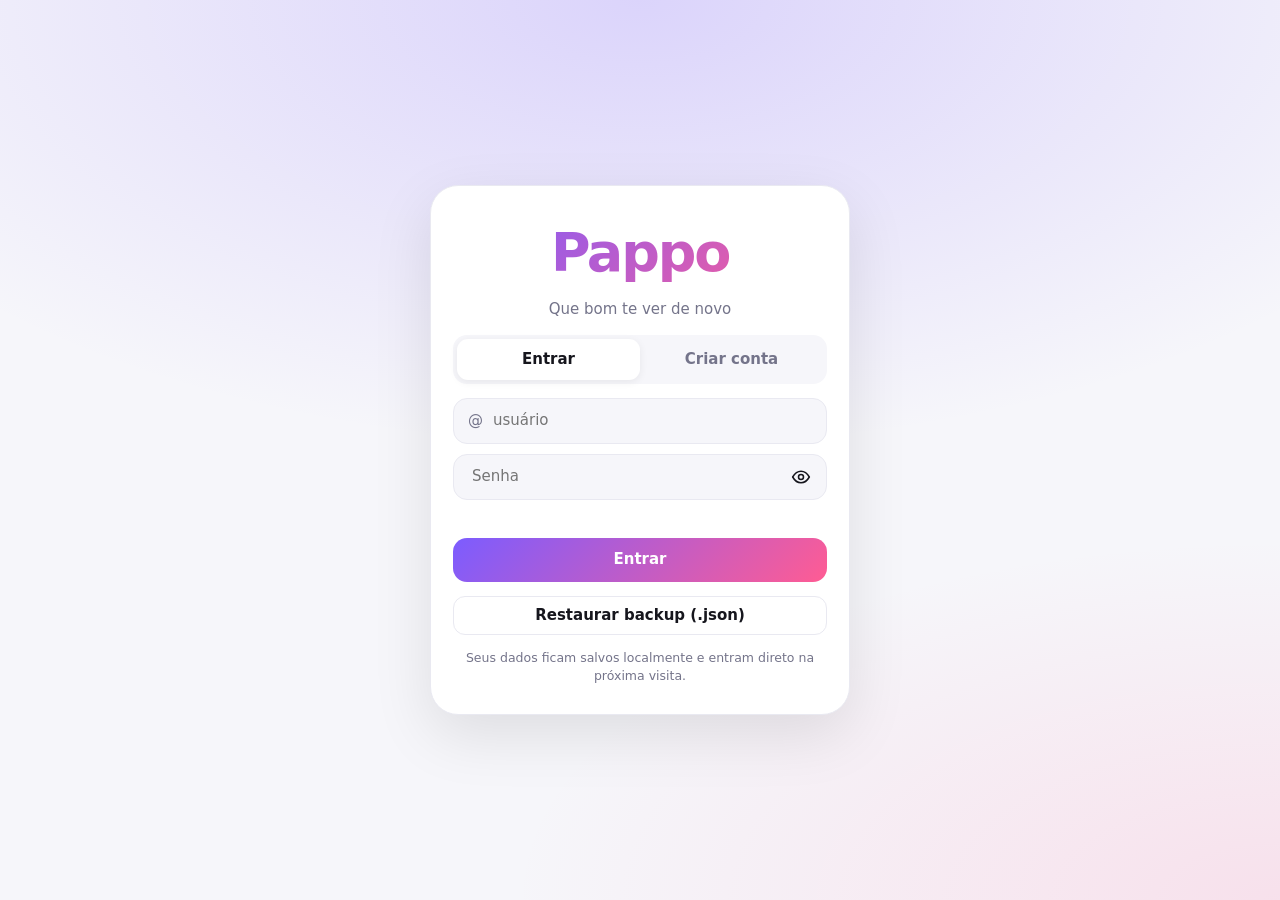
<file: public/assets/aistudio/pappo_rede_social_e_mensagens_completas_d22b28bb.html>
<!doctype html>
<html lang="pt-BR">
<head>
<meta charset="utf-8">
<meta name="viewport" content="width=device-width,initial-scale=1,viewport-fit=cover,interactive-widget=resizes-content">
<meta name="theme-color" content="#7c5cff">
<title>Pappo</title>
<style>
:root{
  --bg:#f6f6fa;--card:#ffffff;--ink:#16161d;--mut:#74748a;--line:#e9e9f1;
  --acc:#7c5cff;--grad:linear-gradient(135deg,#7c5cff,#ff5c93);
  --sh:0 8px 28px rgba(18,18,28,.06);
  box-sizing:border-box;
  padding-top:env(safe-area-inset-top,0px);
  padding-bottom:env(safe-area-inset-bottom,0px);
}
@media(prefers-color-scheme:dark){
  :root:not([data-theme=light]){--bg:#0b0b10;--card:#14141b;--ink:#f3f3f8;--mut:#8b8ba0;--line:#22222c;--sh:0 8px 28px rgba(0,0,0,.35)}
}
:root[data-theme=dark]{--bg:#0b0b10;--card:#14141b;--ink:#f3f3f8;--mut:#8b8ba0;--line:#22222c;--sh:0 8px 28px rgba(0,0,0,.35)}
*,*::before,*::after{box-sizing:inherit;margin:0;padding:0}
html,body{height:100%}
body{
  font:15px/1.45 -apple-system,"Segoe UI",Roboto,system-ui,sans-serif;
  background:var(--bg);color:var(--ink);overflow:hidden;
  -webkit-tap-highlight-color:transparent;overflow-wrap:anywhere;
}
button{font:inherit;color:inherit;background:none;border:0;cursor:pointer}
input,textarea,select{
  font:inherit;color:inherit;background:var(--bg);
  border:1px solid var(--line);border-radius:14px;padding:11px 14px;width:100%;outline:0;resize:none
}
input:focus,textarea:focus{border-color:var(--acc)}
input[type=range]{padding:0;accent-color:var(--acc)}
input[type=checkbox]{width:20px;height:20px;padding:0;accent-color:var(--acc);flex:none}
small,.mut{color:var(--mut)}.ctr{text-align:center;padding:36px 0}
img,video,canvas{max-width:100%}

/* Layout Principal */
#app{display:grid;grid-template-columns:236px minmax(0,1fr);height:100%}
#app.wide{grid-template-columns:236px minmax(0,1fr) 320px}
#app.solo{
  display:flex;overflow-y:auto;padding:20px 12px;
  background:radial-gradient(70% 50% at 50% 0,color-mix(in srgb,var(--acc) 22%,transparent),transparent),
             radial-gradient(60% 40% at 100% 100%,color-mix(in srgb,#ff5c93 14%,transparent),transparent);
}

/* Navegação */
nav{display:flex;flex-direction:column;gap:4px;padding:20px 14px;border-right:1px solid var(--line);background:var(--card);z-index:20}
.logo{font-size:27px;font-weight:800;letter-spacing:-.04em;background:var(--grad);-webkit-background-clip:text;background-clip:text;color:transparent;padding:4px 12px 18px}
.logo.big{font-size:54px;text-align:center;padding:0}
.ni{display:flex;align-items:center;gap:12px;padding:11px 12px;border-radius:14px;color:var(--mut);position:relative;font-weight:600;transition:.15s}
.ni:hover,.ni.on{background:var(--bg)}.ni.on{color:var(--ink)}
.ni.create{background:var(--grad);color:#fff;margin:6px 0;box-shadow:0 6px 18px color-mix(in srgb,var(--acc) 32%,transparent)}
.ni.create:hover{opacity:.94}
.bdg{position:absolute;left:28px;top:6px;min-width:18px;height:18px;border-radius:9px;background:#ff3b6b;color:#fff;font-size:11px;display:grid;place-items:center;padding:0 5px;font-weight:700}

main{overflow-y:auto;overflow-x:hidden;min-height:0;scroll-behavior:smooth}
.w{max-width:650px;margin:0 auto;padding:20px 16px 48px}
h2{font-size:22px;letter-spacing:-.02em;margin-bottom:14px}
h3{font-size:12px;color:var(--mut);text-transform:uppercase;letter-spacing:.07em;margin:18px 0 10px}

/* Cards e Botões */
.card{background:var(--card);border:1px solid var(--line);border-radius:22px;margin-bottom:16px;overflow:hidden;position:relative;box-shadow:var(--sh)}
.pad{padding:16px}.row{display:flex;align-items:center;gap:12px}.grow{flex:1;min-width:0}
.grow>b,.grow>small{display:inline-block;max-width:100%;overflow:hidden;text-overflow:ellipsis;white-space:nowrap;vertical-align:bottom}
.av{border-radius:50%;display:grid;place-items:center;color:#fff;font-weight:700;flex:none;user-select:none;position:relative}
.av .onl{position:absolute;right:0;bottom:0;width:11px;height:11px;border-radius:50%;background:#19c37d;border:2px solid var(--card)}
.ib{width:38px;height:38px;border-radius:50%;display:grid;place-items:center;flex:none;transition:.15s}.ib:hover{background:var(--bg)}.ib:active{transform:scale(.92)}
.pri{background:var(--grad);color:#fff;border-radius:14px;padding:11px 18px;font-weight:700;transition:.15s}.pri:active{transform:scale(.98)}
.ib.pri{border-radius:50%;padding:0}
.btn{border:1px solid var(--line);border-radius:12px;padding:8px 14px;font-weight:600;transition:.15s;display:inline-flex;align-items:center;justify-content:center;gap:6px}.btn:hover{border-color:var(--acc)}.btn.on{background:var(--ink);color:var(--bg);border-color:var(--ink)}.danger{color:#ff3b6b;border-color:#ff3b6b55}
.chips{display:flex;gap:6px;flex-wrap:wrap;margin:6px 0 10px}
.chip{padding:6px 12px;border-radius:99px;border:1px solid var(--line);font-size:12.5px;font-weight:600;transition:.15s;display:inline-flex;align-items:center;gap:5px;white-space:nowrap}
.chip.on{background:var(--acc);border-color:var(--acc);color:#fff}
.tg{width:46px;height:28px;border-radius:99px;background:var(--line);position:relative;flex:none;transition:.2s}
.tg i{position:absolute;top:3px;left:3px;width:22px;height:22px;border-radius:50%;background:#fff;transition:.2s;box-shadow:0 1px 4px #0003}
.tg.on{background:var(--acc)}.tg.on i{left:21px}

/* Stories & Destaques */
.sb{display:flex;gap:14px;overflow-x:auto;padding:4px 2px 16px;scrollbar-width:none}
.sb::-webkit-scrollbar{display:none}
.st{display:grid;gap:6px;justify-items:center;width:70px;flex:none;font-size:12px}
.st span{max-width:70px;overflow:hidden;text-overflow:ellipsis;white-space:nowrap}
.ring{padding:3px;border-radius:50%;background:var(--grad)}.ring.seen{background:var(--line)}
.ring .av,.ring .add{border:3px solid var(--bg)}
.add{width:58px;height:58px;border-radius:50%;display:grid;place-items:center;background:var(--card);color:var(--acc)}

/* Feed, Carrossel e Enquetes */
.pm{width:100%;display:block;cursor:zoom-in;max-height:min(82dvh,860px);object-fit:cover}
.carw{position:relative}
.car{display:flex;overflow-x:auto;scroll-snap-type:x mandatory;scrollbar-width:none;scroll-behavior:smooth}
.car::-webkit-scrollbar{display:none}
.car img{flex:0 0 100%;width:100%;scroll-snap-align:center;object-fit:cover;cursor:zoom-in;max-height:min(82dvh,860px)}
.cn{position:absolute;top:12px;right:12px;background:#0009;color:#fff;border-radius:99px;padding:4px 10px;font-size:12px;font-style:normal;font-weight:700;backdrop-filter:blur(6px)}
.cnav{position:absolute;top:50%;transform:translateY(-50%);width:34px;height:34px;border-radius:50%;background:#0007;color:#fff;display:grid;place-items:center;backdrop-filter:blur(6px);z-index:2}
.cnav.l{left:10px}.cnav.r{right:10px}
.dots{position:absolute;bottom:10px;left:50%;transform:translateX(-50%);display:flex;gap:5px;background:#0005;padding:4px 8px;border-radius:99px;backdrop-filter:blur(4px)}
.dots i{width:6px;height:6px;border-radius:50%;background:#fff6;transition:.2s}.dots i.on{background:#fff;width:14px;border-radius:4px}

.tc{aspect-ratio:1;display:grid;place-items:center;padding:28px;text-align:center;font-size:24px;font-weight:700;color:#fff;cursor:pointer;position:relative;overflow:hidden}
.tc p{max-width:100%;max-height:100%;overflow:auto;scrollbar-width:none}
.tc textarea{background:none;border:0;color:#fff;font-size:24px;font-weight:700;text-align:center;height:100%}
.tc.big{width:min(92%,520px);border-radius:24px}

.poll{padding:14px;display:grid;gap:8px;background:color-mix(in srgb,var(--acc) 5%,var(--bg));margin:0 16px 8px;border-radius:18px;border:1px solid var(--line)}
.poll.inchat{margin:4px 0 0;min-width:220px;background:var(--bg);color:var(--ink)}
.popt{position:relative;overflow:hidden;border:1px solid var(--line);border-radius:12px;padding:9px 12px;text-align:left;background:var(--card);font-weight:600;display:flex;justify-content:space-between;align-items:center;gap:8px}
.popt b,.popt small{position:relative;z-index:1}
.popt .bar{position:absolute;left:0;top:0;bottom:0;background:color-mix(in srgb,var(--acc) 24%,transparent);transition:width .35s ease}
.popt.on{border-color:var(--acc)}

.vw{position:relative;background:#000}.vw video,.pv{width:100%;display:block;max-height:640px}
.vw.reel video{aspect-ratio:9/16;max-height:min(80dvh,780px);margin:0 auto;object-fit:cover}
.vw .mu{position:absolute;right:10px;top:10px;background:#0008;color:#fff}
.au{display:flex;align-items:center;gap:12px;margin:12px 16px 0;padding:10px 12px;background:var(--bg);border-radius:16px}
.au div{flex:1;min-width:0}.au small{display:block}
.ac{display:flex;gap:4px;padding:8px 10px}.ac button{display:flex;align-items:center;gap:6px;padding:8px 10px;border-radius:12px;color:var(--mut);font-weight:600}
.ac button.on{color:#ff3b6b}.ac button.on svg{fill:currentColor}.ac [data-a=rp].on svg{fill:none}.ac [data-a=rp].on{color:#2bb3a3}.ac .sp{flex:1}
.cap{padding:0 16px 14px}
a[data-a]{color:var(--acc);cursor:pointer;font-weight:600}
.hb{position:absolute;left:50%;top:40%;font-size:96px;color:#fff;font-style:normal;pointer-events:none;text-shadow:0 4px 24px #0006;animation:hb .8s ease-out forwards}
@keyframes hb{0%{transform:translate(-50%,-50%) scale(.3);opacity:0}25%{transform:translate(-50%,-50%) scale(1.2);opacity:1}100%{transform:translate(-50%,-90%) scale(1);opacity:0}}

/* Modais & Editor */
.mod{position:fixed;inset:0;z-index:80;background:#0008;display:grid;place-items:center;padding:12px;backdrop-filter:blur(6px)}
.sheet{background:var(--card);border-radius:26px;width:min(880px,100%);max-height:94dvh;overflow:auto;box-shadow:0 24px 64px #0004}
.mh{display:flex;justify-content:space-between;align-items:center;padding:14px 16px 10px;position:sticky;top:0;background:var(--card);z-index:4;border-bottom:1px solid var(--line)}
.pk{display:grid;grid-template-columns:repeat(3,1fr);gap:12px;padding:16px}
.pb{display:grid;gap:8px;justify-items:center;padding:28px 10px;border:1.5px dashed var(--line);border-radius:20px;cursor:pointer;text-align:center;transition:.15s}
.pb:hover{border-color:var(--acc);color:var(--acc);background:color-mix(in srgb,var(--acc) 5%,transparent)}
.eg{display:grid;grid-template-columns:1.15fr 1fr;gap:16px;padding:16px}
.ctl{display:grid;gap:6px;align-content:start}
canvas{width:100%;border-radius:18px;display:block}
#cv{max-height:66dvh;width:auto;max-width:100%;margin:0 auto;box-shadow:0 6px 24px #0002}
.sw{display:flex;gap:8px;flex-wrap:wrap;margin:4px 0 8px}
.sw i{width:30px;height:30px;border-radius:50%;cursor:pointer;border:3px solid transparent;transition:.15s}.sw i.on{border-color:var(--ink);transform:scale(1.1)}
.strip{display:flex;gap:6px;overflow-x:auto;padding:4px 0}
.strip img{width:54px;height:54px;object-fit:cover;border-radius:10px;border:2px solid transparent;flex:none;cursor:pointer}
.strip img.on{border-color:var(--acc)}
.add2{width:54px;height:54px;border-radius:10px;border:1.5px dashed var(--line);display:grid;place-items:center;cursor:pointer;flex:none;font-size:20px;color:var(--acc)}

/* Visualizador & Stories */
.vo{position:fixed;inset:0;z-index:85;background:#000f;display:flex}
.vm{flex:1;min-width:0;position:relative;display:grid;place-items:center;overflow:hidden;touch-action:none}
.vm img{max-width:100%;max-height:100%;object-fit:contain;transition:transform .15s;user-select:none}
.vm video{max-width:100%;max-height:100%}
.fl{position:absolute;left:14px;top:14px;background:#fff2;color:#fff}
.zc{position:absolute;bottom:16px;left:50%;transform:translateX(-50%);display:flex;gap:8px;align-items:center;color:#fff}
.zc .ib,.zc b{background:#fff2;border-radius:99px;backdrop-filter:blur(8px)}.zc b{padding:9px 14px;font-size:12px;min-width:56px;text-align:center}.zc .ib{color:#fff}
.va{width:380px;display:flex;flex-direction:column;background:var(--card);border-left:1px solid var(--line)}
.va header,.va footer{display:flex;gap:10px;align-items:center;padding:14px}.va footer{border-top:1px solid var(--line)}.va header{border-bottom:1px solid var(--line)}
.vl{flex:1;overflow-y:auto;padding:14px;display:grid;gap:14px;align-content:start}

.so{position:fixed;inset:0;z-index:90;background:#000;display:grid;place-items:center;color:#fff;user-select:none}
.so img{max-width:100%;max-height:100%;object-fit:contain}
.sp{position:absolute;top:calc(12px + env(safe-area-inset-top,0px));left:12px;right:12px;display:flex;gap:4px;z-index:3}
.sp b{flex:1;height:3px;border-radius:2px;background:#fff4;overflow:hidden}.sp i{display:block;height:100%;background:#fff}
.sh{position:absolute;top:calc(26px + env(safe-area-inset-top,0px));left:12px;right:12px;display:flex;gap:10px;align-items:center;z-index:3}.sh span{flex:1;font-size:12px;opacity:.75}
.z{position:absolute;top:70px;bottom:70px;width:40%;z-index:2}.z.l{left:0}.z.r{right:0}
.sr{position:absolute;left:12px;right:12px;bottom:calc(14px + env(safe-area-inset-bottom,0px));z-index:5;display:flex;gap:6px;align-items:center}
.sr input{background:#fff2;border-color:#fff5;color:#fff;border-radius:99px}.sr button{font-size:22px;padding:4px}

/* Reels em Tela Cheia */
.reels-wrap{height:100%;overflow-y:scroll;scroll-snap-type:y mandatory;background:#000}
.reel-item{height:100%;scroll-snap-align:start;position:relative;display:grid;place-items:center;background:#000;color:#fff}
.reel-item video{width:100%;height:100%;max-width:520px;object-fit:cover}
.reel-ov{position:absolute;bottom:20px;left:16px;right:72px;max-width:460px;margin:0 auto;text-shadow:0 2px 10px #000a;z-index:2}
.reel-act{position:absolute;right:16px;bottom:24px;display:grid;gap:14px;justify-items:center;z-index:2}
.reel-act button{color:#fff;display:grid;justify-items:center;gap:3px;font-size:12px;font-weight:700;text-shadow:0 2px 8px #0009}
.reel-act .ib{background:#fff2;backdrop-filter:blur(8px);color:#fff}
.reel-act .on svg{fill:#ff3b6b;stroke:#ff3b6b}

/* ================= CHAT SUPER COMPLETO (WhatsApp + Messenger + Telegram) ================= */
.chat{display:grid;grid-template-columns:340px minmax(0,1fr);height:100%}
.cl{border-right:1px solid var(--line);padding:16px 12px;overflow-y:auto;display:flex;flex-direction:column;gap:8px;background:var(--card)}
.ctabs{display:flex;gap:6px;overflow-x:auto;scrollbar-width:none;padding-bottom:2px}
.ctabs::-webkit-scrollbar{display:none}
.cr{display:flex;gap:11px;align-items:center;padding:10px;border-radius:16px;cursor:pointer;width:100%;text-align:left;transition:.15s;position:relative}
.cr:hover,.cr.on{background:var(--bg)}
.ubdg{min-width:20px;height:20px;border-radius:10px;background:var(--acc);color:#fff;font-size:11px;font-weight:700;display:grid;place-items:center;padding:0 6px}

.ct{display:flex;flex-direction:column;min-height:0;position:relative}
.ct>header{display:flex;gap:10px;align-items:center;padding:10px 14px;border-bottom:1px solid var(--line);background:var(--card);z-index:5}
.pinbar{display:flex;align-items:center;gap:8px;padding:7px 14px;background:color-mix(in srgb,var(--acc) 10%,var(--card));border-bottom:1px solid var(--line);font-size:12.5px;cursor:pointer}
.sbar-chat{display:flex;align-items:center;gap:8px;padding:8px 14px;background:var(--card);border-bottom:1px solid var(--line)}
.sbar-chat input{padding:7px 12px;border-radius:99px;font-size:13px}

#msgs{flex:1;overflow-y:auto;padding:16px;display:flex;flex-direction:column;gap:6px;position:relative}
.sysmsg{align-self:center;background:color-mix(in srgb,var(--ink) 7%,var(--card));color:var(--mut);font-size:12px;padding:5px 12px;border-radius:99px;margin:4px 0;text-align:center;max-width:85%}
.mrow{display:flex;flex-direction:column;max-width:80%;align-self:flex-start;position:relative}
.mrow.me{align-self:flex-end;align-items:flex-end}
.bb{padding:9px 13px;border-radius:20px 20px 20px 6px;background:var(--card);border:1px solid var(--line);word-break:break-word;box-shadow:0 1px 3px #0001;position:relative}
.mrow.me .bb{border-radius:20px 20px 6px 20px;background:var(--bc,var(--grad));color:#fff;border:0}
.bb.hl{outline:2px solid #ffb02e}
.bb small{display:flex;align-items:center;gap:4px;justify-content:flex-end;font-size:10px;opacity:.7;margin-top:3px}
.sn{display:block;font-weight:700;font-size:11.5px;margin-bottom:2px;color:var(--acc)}
.qbox{font-size:12px;padding:6px 10px;border-radius:11px;background:#0001;border-left:3px solid var(--acc);margin-bottom:5px;max-width:100%;overflow:hidden;text-overflow:ellipsis;white-space:nowrap}
.mrow.me .qbox{background:#fff2;border-left-color:#fff}

.mact{display:flex;gap:3px;opacity:0;transition:.15s;margin-top:3px;flex-wrap:wrap}
.mrow:hover .mact,.mrow:focus-within .mact{opacity:1}
.mact button{font-size:12px;padding:3px 7px;border-radius:99px;background:var(--card);border:1px solid var(--line);box-shadow:0 2px 6px #0001}
.mact button:hover{border-color:var(--acc)}
.rx{display:inline-flex;gap:3px;background:var(--card);border:1px solid var(--line);border-radius:99px;padding:1px 7px;font-size:12px;margin-top:-6px;z-index:1;box-shadow:0 2px 6px #0001}

.rbar{display:flex;align-items:center;gap:8px;padding:8px 14px;background:var(--card);border-top:1px solid var(--line);border-left:4px solid var(--acc);font-size:13px}
.cf{display:flex;gap:5px;padding:9px 12px;border-top:1px solid var(--line);background:var(--card);align-items:center}
.cf input#ci{flex:1;min-width:0;border-radius:99px;padding:10px 15px}
.back{display:none}
.cpan{display:flex;flex-wrap:wrap;gap:6px;padding:10px 12px;border-top:1px solid var(--line);background:var(--card);max-height:220px;overflow:auto}
.cpan>button{font-size:28px;padding:4px 6px;border-radius:12px}.cpan>button:hover{background:var(--bg)}
.cpan .sbar{width:100%;display:flex;gap:6px;align-items:center;margin-bottom:4px;flex-wrap:wrap}
.sk{width:62px;height:62px;object-fit:contain}.sk.big{width:136px;height:136px}
.stk{font-size:62px;line-height:1.1}
.sg2{display:grid;grid-template-columns:repeat(auto-fill,minmax(84px,1fr));gap:10px}
.sgi{position:relative;background:var(--bg);border:1px solid var(--line);border-radius:16px;padding:8px;display:grid;place-items:center;cursor:pointer}
.sgi img{width:100%;aspect-ratio:1;object-fit:contain}
.sgi input{position:absolute;top:6px;left:6px}
.ci{max-width:min(240px,70vw);border-radius:14px;display:block}
.bb audio{max-width:min(230px,60vw);height:38px}
.fl2{display:flex;gap:10px;align-items:center;color:inherit;text-decoration:none}
.once-btn{display:flex;align-items:center;gap:8px;padding:8px 12px;border-radius:12px;background:#fff2;font-weight:700;font-size:13px}
.mrow:not(.me) .once-btn{background:var(--bg);color:var(--acc)}
.loc-card{display:grid;gap:4px;min-width:190px}
.loc-map{height:76px;border-radius:10px;background:linear-gradient(135deg,#2bb3a3,#5cc8ff);display:grid;place-items:center;color:#fff;font-weight:800;font-size:13px}

.rec{background:#ff3b6b!important;color:#fff;animation:pulse 1s infinite}@keyframes pulse{50%{opacity:.55}}
.s-bold{font-weight:800}.s-mono{font-family:ui-monospace,Menlo,monospace}.s-big{font-size:1.5em;line-height:1.2}
.s-grad{background:var(--grad);-webkit-background-clip:text;background-clip:text;color:transparent;font-weight:800}
.mrow.me .s-grad{background:none;color:#fff;text-shadow:0 0 14px #fffa}

/* Papéis de parede do Chat */
.wp1{background-image:radial-gradient(var(--line) 1.3px,transparent 1.3px);background-size:18px 18px}
.wp2{background:linear-gradient(160deg,color-mix(in srgb,var(--acc) 15%,var(--bg)),var(--bg))}
.wp3{background:linear-gradient(135deg,color-mix(in srgb,#ff5c93 14%,var(--bg)),color-mix(in srgb,#7c5cff 14%,var(--bg)))}
.wp4{background:repeating-linear-gradient(45deg,color-mix(in srgb,var(--acc) 4%,var(--bg)) 0 12px,var(--bg) 12px 24px)}

@keyframes slam{0%{transform:scale(2) translateY(-10px);opacity:0}60%{transform:scale(.94);opacity:1}100%{transform:scale(1)}}
@keyframes loud{0%,100%{transform:scale(1)}25%{transform:scale(1.12) rotate(-2deg)}55%{transform:scale(1.14) rotate(2deg)}}
@keyframes gentle{0%{transform:scale(.88) translateY(8px);opacity:.2}100%{transform:scale(1);opacity:1}}
.fx-slam{animation:slam .5s cubic-bezier(.16,1,.3,1) both}.fx-loud{animation:loud .6s ease both}.fx-gentle{animation:gentle .7s ease both}
.invisible-ink-blur{filter:blur(7px);cursor:pointer;transition:filter .35s}

/* Efeito de tela cheia (Messenger/iMessage) */
.screenfx{position:absolute;inset:0;pointer-events:none;z-index:30;overflow:hidden}
.screenfx span{position:absolute;top:-30px;font-size:26px;animation:fall 2.4s linear forwards}
@keyframes fall{to{transform:translateY(105vh) rotate(360deg);opacity:0}}

/* Perfil & Grade */
.cov{height:142px;border-radius:22px;position:relative;overflow:hidden}
.phd{display:grid;justify-items:center;gap:4px;text-align:center;position:relative;margin-top:-54px;padding-top:12px}
.phd .av{border:4px solid var(--bg);box-shadow:0 6px 20px #0002}
.note{background:var(--card);border:1px solid var(--line);border-radius:16px;padding:6px 14px;font-size:13px;max-width:260px;box-shadow:0 4px 14px #0001;margin-bottom:4px}
.bio{white-space:pre-wrap;max-width:500px;margin:6px 0}
.pi{display:flex;flex-wrap:wrap;gap:6px 14px;justify-content:center;color:var(--mut);font-size:13px;margin:4px 0}
.pi span{display:inline-flex;gap:4px;align-items:center}
.lks{display:flex;flex-wrap:wrap;gap:8px;justify-content:center;max-width:560px;margin-top:8px}
.lk{display:inline-flex;gap:6px;align-items:center;padding:7px 12px;border-radius:99px;background:var(--card);border:1px solid var(--line);font-size:13px;font-weight:600;text-decoration:none}
.lk:hover{border-color:var(--acc);color:var(--acc)}
.stats{display:flex;gap:28px;margin:14px 0;justify-content:center;text-align:center}.stats b{display:block;font-size:18px}
.row.cen{justify-content:center;flex-wrap:wrap;gap:8px}
.grid{display:grid;grid-template-columns:repeat(3,1fr);gap:4px;border-radius:18px;overflow:hidden}
.grid>*{aspect-ratio:1;object-fit:cover;width:100%;cursor:pointer;position:relative;display:grid;place-items:center;color:#fff;font-weight:700;padding:8px;font-size:13px;text-align:center;overflow:hidden}
.grid.a45>*{aspect-ratio:4/5}
.gt img{position:absolute;inset:0;width:100%;height:100%;object-fit:cover;transition:transform .2s}
.gt:hover img{transform:scale(1.03)}
.gb{position:absolute;top:6px;left:6px;font-style:normal;font-size:12px;background:#0008;border-radius:8px;padding:2px 6px;color:#fff;backdrop-filter:blur(4px)}
.gb.r{left:auto;right:6px}
.gt.on{outline:3px solid var(--acc);outline-offset:-3px}

/* Login & Contas */
.au2{margin:auto;width:min(420px,100%);background:var(--card);border:1px solid var(--line);border-radius:28px;padding:28px 22px;box-shadow:0 20px 60px #0000001a;display:grid;gap:14px;text-align:center}
.seg2{display:grid;grid-template-columns:1fr 1fr;background:var(--bg);border-radius:14px;padding:4px}
.seg2 button{padding:10px;border-radius:11px;font-weight:700;color:var(--mut)}.seg2 button.on{background:var(--card);color:var(--ink);box-shadow:0 2px 8px #0001}
.fld{display:grid;gap:10px}
.at{display:flex;align-items:center;gap:6px;background:var(--bg);border:1px solid var(--line);border-radius:14px;padding:0 6px 0 14px}
.at:focus-within{border-color:var(--acc)}.at input{border:0;background:none;padding-left:4px}
.vis{display:grid;grid-template-columns:1fr 1fr;gap:10px}
.vis button{display:grid;gap:4px;justify-items:center;padding:12px 8px;border:1.5px solid var(--line);border-radius:16px;font-size:12px;color:var(--mut)}
.vis button b{color:var(--ink);font-size:14px}.vis button.on{border-color:var(--acc);background:color-mix(in srgb,var(--acc) 10%,transparent)}
.dev{display:flex;align-items:center;gap:6px;padding:6px 8px;border-radius:14px;background:var(--bg)}
.err{color:#ff3b6b;min-height:18px;font-size:13px}
.pwb{height:5px;border-radius:3px;background:var(--line);overflow:hidden}.pwb i{display:block;height:100%;width:0;transition:.25s}
.mi{display:flex;gap:10px;align-items:center;padding:9px 4px;border-bottom:1px solid var(--line);cursor:pointer}
.lr{margin:6px 0}.lr input{flex:1;min-width:0}

.rp{display:none}
#toast{position:fixed;left:50%;bottom:90px;transform:translate(-50%,20px);background:var(--ink);color:var(--bg);padding:11px 18px;border-radius:99px;font-weight:600;opacity:0;pointer-events:none;transition:.25s;z-index:99}
#toast.on{opacity:1;transform:translate(-50%,0)}

/* Responsividade Automática (Celular, Tablet, Notebook, TV) */
@media(min-width:1280px){.rp{display:block;padding:24px 20px;border-left:1px solid var(--line);overflow-y:auto}.sg{display:none}}
@media(min-width:801px) and (max-width:1100px){
  #app,#app.wide{grid-template-columns:76px minmax(0,1fr)}
  nav{align-items:center;padding:16px 8px}.ni span{display:none}.ni{justify-content:center}
  .bdg{left:auto;right:6px}.logo{font-size:0;padding:4px 0 16px}.logo::first-letter{font-size:30px}
  .chat{grid-template-columns:270px minmax(0,1fr)}
}
@media(max-width:800px){
  #app,#app.wide{grid-template-columns:1fr;grid-template-rows:minmax(0,1fr) auto}
  nav{flex-direction:row;order:2;border:0;border-top:1px solid var(--line);padding:4px;justify-content:space-around}
  .logo,.ni span{display:none}.ni{padding:10px 8px}.ni.create{margin:0;border-radius:50%;width:42px;height:42px;justify-content:center}
  .bdg{left:auto;right:4px}
  .chat{grid-template-columns:1fr}.chat.open .cl{display:none}.chat:not(.open) .ct{display:none}.back{display:grid}
  .eg{grid-template-columns:1fr}.pk{grid-template-columns:1fr 1fr;padding:12px}
  .vo{flex-direction:column}.va{width:100%;height:44dvh;border-left:0;border-top:1px solid var(--line)}
  input,textarea{font-size:16px}.w{padding:14px 12px 28px}#toast{bottom:78px}
}
@media(max-width:800px) and (orientation:landscape){
  .vo{flex-direction:row}.va{width:320px;height:auto;border-top:0;border-left:1px solid var(--line)}
}
.rmo *{transition:none!important;animation:none!important}
</style>
</head>
<body>
<div id="app"></div>
<div id="toast" role="status"></div>

<script>
'use strict';
const $=(s,e=document)=>e.querySelector(s),$$=(s,e=document)=>[...e.querySelectorAll(s)];
const esc=s=>String(s??'').replace(/[&<>"]/g,c=>({'&':'&amp;','<':'&lt;','>':'&gt;','"':'&quot;'}[c]));
const P={
  search:'<circle cx="11" cy="11" r="7"/><path d="M21 21l-5-5"/>',
  repost:'<path d="M17 2l4 4-4 4M3 11V9a3 3 0 0 1 3-3h15M7 22l-4-4 4-4M21 13v2a3 3 0 0 1-3 3H3"/>',
  home:'<path d="M3 11l9-8 9 8v10a1 1 0 0 1-1 1h-5v-7H9v7H4a1 1 0 0 1-1-1z"/>',
  chat:'<path d="M21 12a8 8 0 0 1-11.5 7.2L3 21l1.8-6A8 8 0 1 1 21 12z"/>',
  bell:'<path d="M6 8a6 6 0 0 1 12 0c0 7 3 9 3 9H3s3-2 3-9M10 21a2 2 0 0 0 4 0"/>',
  user:'<circle cx="12" cy="8" r="4"/><path d="M4 21a8 8 0 0 1 16 0"/>',
  gear:'<circle cx="12" cy="12" r="3"/><path d="M12 2v3M12 19v3M2 12h3M19 12h3M5 5l2 2M17 17l2 2M5 19l2-2M17 7l2-2"/>',
  plus:'<path d="M12 5v14M5 12h14"/>',
  heart:'<path d="M12 21s-8-5-8-11a4.5 4.5 0 0 1 8-2.5A4.5 4.5 0 0 1 20 10c0 6-8 11-8 11z"/>',
  bookmark:'<path d="M6 3h12v18l-6-4-6 4z"/>',
  send:'<path d="M22 2L11 13M22 2l-7 20-4-9-9-4z"/>',
  x:'<path d="M18 6L6 18M6 6l12 12"/>',
  zin:'<circle cx="11" cy="11" r="7"/><path d="M21 21l-5-5M11 8v6M8 11h6"/>',
  zout:'<circle cx="11" cy="11" r="7"/><path d="M21 21l-5-5M8 11h6"/>',
  fit:'<path d="M4 9V4h5M20 9V4h-5M4 15v5h5M20 15v5h-5"/>',
  play:'<path d="M6 4l14 8-14 8z"/>',
  pause:'<path d="M7 4h3v16H7zM14 4h3v16h-3z"/>',
  vol:'<path d="M11 5L6 9H3v6h3l5 4zM16 8a5 5 0 0 1 0 8"/>',
  mute:'<path d="M11 5L6 9H3v6h3l5 4zM22 9l-6 6M16 9l6 6"/>',
  music:'<path d="M9 18V5l12-2v13"/><circle cx="6" cy="18" r="3"/><circle cx="18" cy="16" r="3"/>',
  image:'<rect x="3" y="3" width="18" height="18" rx="3"/><circle cx="9" cy="9" r="2"/><path d="M21 15l-5-5L5 21"/>',
  trash:'<path d="M3 6h18M8 6V4h8v2M6 6l1 15h10l1-15"/>',
  wand:'<path d="M15 4l5 5L9 20l-5-5zM13 6l5 5"/>',
  back:'<path d="M15 5l-7 7 7 7"/>',
  lock:'<rect x="5" y="11" width="14" height="10" rx="2"/><path d="M8 11V7a4 4 0 0 1 8 0v4"/>',
  eye:'<path d="M2 12s4-7 10-7 10 7 10 7-4 7-10 7S2 12 2 12z"/><circle cx="12" cy="12" r="3"/>',
  clip:'<path d="M21 11l-9 9a5 5 0 0 1-7-7l9-9a3.5 3.5 0 0 1 5 5l-9 9a2 2 0 0 1-3-3l8-8"/>',
  smile:'<circle cx="12" cy="12" r="9"/><path d="M8 14a5 5 0 0 0 8 0M9 9h.01M15 9h.01"/>',
  mic:'<rect x="9" y="3" width="6" height="11" rx="3"/><path d="M5 11a7 7 0 0 0 14 0M12 18v3"/>',
  type:'<path d="M4 7V5h16v2M12 5v14M9 19h6"/>',
  file:'<path d="M14 3H7a2 2 0 0 0-2 2v14a2 2 0 0 0 2 2h10a2 2 0 0 0 2-2V8zM14 3v5h5"/>',
  link:'<path d="M10 14a4 4 0 0 0 5.7 0l3-3a4 4 0 0 0-5.7-5.7l-1 1M14 10a4 4 0 0 0-5.7 0l-3 3a4 4 0 0 0 5.7 5.7l1-1"/>',
  users:'<circle cx="9" cy="8" r="3.5"/><path d="M2 20a7 7 0 0 1 14 0M17 4a3.5 3.5 0 0 1 0 7M22 20a7 7 0 0 0-4-6"/>',
  logout:'<path d="M9 21H5a2 2 0 0 1-2-2V5a2 2 0 0 1 2-2h4M16 17l5-5-5-5M21 12H9"/>',
  reel:'<rect x="3" y="3" width="18" height="18" rx="4"/><path d="M3 9h18M9 3l3 6M15 3l3 6M10 12l5 3-5 3z"/>',
  poll:'<path d="M4 6h10M4 12h16M4 18h7"/>',
  grid:'<rect x="3" y="3" width="7" height="7" rx="1"/><rect x="14" y="3" width="7" height="7" rx="1"/><rect x="3" y="14" width="7" height="7" rx="1"/><rect x="14" y="14" width="7" height="7" rx="1"/>',
  star:'<polygon points="12 2 15.09 8.26 22 9.27 17 14.14 18.18 21.02 12 17.77 5.82 21.02 7 14.14 2 9.27 8.91 8.26 12 2"/>',
  pin:'<path d="M12 17v5M9 10.76a2 2 0 0 1-1.11 1.79l-1.78.9A2 2 0 0 0 5 15.24V16h14v-.76a2 2 0 0 0-1.11-1.79l-1.78-.9A2 2 0 0 1 15 10.76V7a1 1 0 0 1 1-1 2 2 0 0 0 0-4H8a2 2 0 0 0 0 4 1 1 0 0 1 1 1z"/>',
  sparkles:'<path d="M12 3l1.8 4.2L18 9l-4.2 1.8L12 15l-1.8-4.2L6 9l4.2-1.8zM5 17l.9 2.1L8 20l-2.1.9L5 23l-.9-2.1L2 20l2.1-.9z"/>',
  map:'<path d="M12 21s-6-5.5-6-10a6 6 0 1 1 12 0c0 4.5-6 10-6 10z"/><circle cx="12" cy="11" r="2.2"/>'
};
const ic=(n,s=20)=>`<svg width="${s}" height="${s}" viewBox="0 0 24 24" fill="none" stroke="currentColor" stroke-width="1.85" stroke-linecap="round" stroke-linejoin="round" aria-hidden="true">${P[n]}</svg>`;

const KEY='pappo:v4';
const ACC=[['#7c5cff','#ff5c93'],['#2b8cff','#2bd4c4'],['#ff7a45','#ff3d81'],['#19a974','#a5d63f'],['#232526','#5c5c7a']];
const BG=['linear-gradient(135deg,#7c5cff,#ff5c93)','linear-gradient(135deg,#ff8a5c,#ff5c93)','linear-gradient(135deg,#2bb3a3,#5cc8ff)','linear-gradient(135deg,#232526,#5c5c7a)','linear-gradient(135deg,#ffd25c,#ff8a5c)'];
const F=[
  ['Original','none'],
  ['Noir P&B','grayscale(100%) contrast(118%) brightness(96%)'],
  ['Editorial','sepia(35%) contrast(106%) saturate(92%) brightness(102%)'],
  ['Cinema','contrast(115%) saturate(112%) brightness(94%) hue-rotate(-6deg)'],
  ['Vibrante','saturate(138%) contrast(108%) brightness(104%)'],
  ['Polaroid','contrast(96%) brightness(105%) saturate(88%) hue-rotate(8deg)'],
  ['Fosco','contrast(88%) brightness(106%) saturate(85%)'],
  ['Digicam 3MP','contrast(112%) saturate(128%) brightness(108%) hue-rotate(-4deg) blur(.3px)'],
  ['CCD Y2K','contrast(118%) saturate(140%) brightness(104%) sepia(12%) hue-rotate(6deg)'],
  ['Filme 35mm','contrast(104%) saturate(108%) sepia(22%) brightness(99%) hue-rotate(-8deg)'],
  ['Sonho','brightness(112%) contrast(90%) saturate(118%) blur(.5px)'],
  ['Entardecer','sepia(30%) saturate(150%) contrast(104%) hue-rotate(-14deg) brightness(102%)']
].map(([n,css])=>({n,css}));
const T=['Sem textura','Granulado','Poeira','Luz vazada','Scanline'];
const FM=[['1:1 · 1080×1080',1080,1080],['4:5 · 1080×1350',1080,1350],['1.91:1 · 1080×566',1080,566]];
const STK=['😀','😂','🥰','😎','🤩','😭','😡','🤯','🥳','😴','🤔','🙌','👍','👏','🙏','💪','🔥','💜','💔','🎉','✨','🍕','☕','🐶','🐱','🦄','🌈','🚀'];

const U=[
  {id:'u1',n:'Clara Mendes',h:'clara',c:['#ff8a5c','#ff5c93'],on:1,bio:'Fotógrafa e apaixonada por café ☕\nLuz natural, cidades e pessoas.',links:[{t:'Portfólio',u:'https://example.com'}],note:{tx:'Café e boa música ☕',exp:Date.now()+864e5}},
  {id:'u2',n:'Lucas Rocha',h:'lucas',c:['#5cc8ff','#7c5cff'],on:1,priv:1,bio:'Designer e explorador urbano.'},
  {id:'u3',n:'Marina Costa',h:'marina',c:['#5cffb1','#2bb3a3'],on:0,bio:'Verão o ano todo 🌴',note:{tx:'Fim de semana na praia 🌊',exp:Date.now()+864e5}},
  {id:'u4',n:'Theo Alves',h:'theo',c:['#ffd25c','#ff8a5c'],on:1,priv:1,bio:'Código, café e música.'}
];

let AC={},S,V={n:'feed',au:'in'},C={},Mu={},AU,SV,Z={s:1,x:0,y:0},DR,PD,NZ,OT,DEL,sT,NDUR=24,MR,MC;
const VU={},BU=new WeakMap(),bu=b=>BU.get(b)||(BU.set(b,URL.createObjectURL(b)),BU.get(b));
const db=new Promise(r=>{try{const q=indexedDB.open('pappo',1);q.onupgradeneeded=()=>q.result.createObjectStore('v');q.onsuccess=()=>r(q.result);q.onerror=()=>r(null)}catch{r(null)}});
const vput=async(k,b)=>{const d=await db;if(d)d.transaction('v','readwrite').objectStore('v').put(b,k)};
const vget=async k=>{const d=await db;return d?new Promise(r=>{const q=d.transaction('v').objectStore('v').get(k);q.onsuccess=()=>r(q.result);q.onerror=()=>r()}):0};
const dbDel=ids=>db.then(d=>{if(d){const o=d.transaction('v','readwrite').objectStore('v');ids.forEach(i=>o.delete(i))}});

const flush=async()=>{if(DEL||!S||!S.me)return;const d=await db;if(d)try{d.transaction('v','readwrite').objectStore('v').put(S,'acct:'+S.me.h);return}catch{}try{localStorage.setItem(KEY+':'+S.me.h,JSON.stringify(S))}catch{toast('Armazenamento cheio')}};
const save=()=>{if(DEL)return;clearTimeout(sT);sT=setTimeout(flush,90)};
addEventListener('pagehide',flush);

let tt;const toast=m=>{const t=$('#toast');t.textContent=m;t.classList.add('on');clearTimeout(tt);tt=setTimeout(()=>t.classList.remove('on'),2400)};
const usr=id=>id==='me'?S.me:U.find(x=>x.id===id)||{id,n:'Usuário',h:'user',c:ACC[0]};
const av=(u,s=40)=>`<div class="av" style="width:${s}px;height:${s}px;font-size:${s*.4}px;background:${u.img?`url(${u.img}) center/cover`:`linear-gradient(135deg,${u.c[0]},${u.c[1]})`}">${u.img?'':esc(u.n[0])}${u.on?'<i class="onl"></i>':''}</div>`;
const ago=t=>{const m=(Date.now()-t)/6e4;return m<1?'agora':m<60?Math.floor(m)+' min':m<1440?Math.floor(m/60)+' h':Math.floor(m/1440)+' d'};
const hm=t=>new Date(t).toLocaleTimeString('pt-BR',{hour:'2-digit',minute:'2-digit'});
const host=u=>{try{return new URL(u).hostname.replace('www.','')}catch{return 'Música'}};
const fz=n=>n>1e6?(n/1e6).toFixed(1)+' MB':Math.max(1,Math.round(n/1e3))+' KB';
const mine=()=>Object.keys(S.fol).filter(k=>S.fol[k]==='ok');
const noteOf=u=>u.note&&u.note.exp>Date.now()?u.note:null;
const cover=u=>{const a=u.cv!=null&&ACC[u.cv]?ACC[u.cv]:u.c;return `linear-gradient(135deg,${a[0]},${a[1]})`};
const Q=()=>S?.eco?'b':S?.pq||'m',QJ=()=>({b:.62,m:.82,a:.93}[Q()]||.82),QD=()=>({b:720,m:1080,a:1920}[Q()]||1080);

const io=window.IntersectionObserver?new IntersectionObserver(es=>es.forEach(e=>{
  const v=e.target;if(!v.src||S.noap||S.eco)return;
  e.isIntersecting?v.play().catch(()=>{}):v.pause();
}),{threshold:.6}):{observe(){}};

function hyd(root){
  $$('video[data-vid]',root).forEach(v=>vget(v.dataset.vid).then(b=>{
    const k=v.dataset.vid;
    if(b)v.src=VU[k]||(VU[k]=URL.createObjectURL(b));
    if(Mu[k]===undefined){Mu[k]=true;$$(`[data-a=mute][data-id="${k}"]`).forEach(x=>x.innerHTML=ic('mute',18))}
    v.muted=!!Mu[k];v.loop=true;io.observe(v);
  }));
  $$('audio',root).forEach(a=>a.muted=!!Mu[a.dataset.id]);
}

const art=(a,b,k)=>{
  const c=document.createElement('canvas');c.width=c.height=720;
  const x=c.getContext('2d'),g=x.createLinearGradient(0,0,720,720);
  g.addColorStop(0,a);g.addColorStop(1,b);x.fillStyle=g;x.fillRect(0,0,720,720);
  for(let i=0;i<7;i++){x.beginPath();x.arc((i*263+k*97)%720,(i*171+k*53)%720,60+(i*37+k*11)%140,0,7);x.fillStyle=`rgba(255,255,255,${.07+i*.02})`;x.fill()}
  return c.toDataURL('image/jpeg',.82);
};

async function seedInit(){
  const n=Date.now(),p=(u,k,a,b,cap)=>({id:'s'+k,u,type:'image',src:art(a,b,k),ar:1,cap,t:n-k*36e5,likes:[],saved:[],cm:[],rp:[],music:''});
  S={
    me:null,fol:{u1:'ok',u3:'ok'},fwr:['u1','u2','u3'],reqs:['u4'],theme:'auto',ac:0,
    chat:{
      u1:[
        {id:'m0',m:'o',k:'t',tx:'Oi! Bem-vindo ao Pappo ✨',t:n-36e5,read:1},
        {id:'m1',m:'o',k:'t',tx:'Agora temos grupos com regras, apelidos, enquetes no chat e muito mais!',t:n-35e5,read:1}
      ],
      g_demo:[
        {id:'gs0',m:'sys',tx:'Clara criou o grupo "Galera do Café ☕"',t:n-72e5},
        {id:'gm1',m:'u1',k:'t',tx:'Bora marcar o café dessa semana?',t:n-50e5},
        {id:'gm2',m:'u2',k:'poll',tx:'Qual dia fica melhor?',opts:[{t:'Sexta às 18h',v:['u1']},{t:'Sábado de manhã',v:['u2','u4']}],t:n-48e5}
      ]
    },
    groups:{
      g_demo:{
        id:'g_demo',n:'Galera do Café ☕',desc:'Grupo oficial para combinar cafés, fotos e ideias.',
        rules:'1. Sem spam · 2. Respeito sempre · 3. Compartilhe boas cafeterias!',
        themeEmoji:'☕',adminOnly:false,slowMode:0,disappear:0,
        mem:['u1','u2','u4'],admins:['me','u1'],nicks:{u1:'Rainha do Espresso',u2:'Mestre do Design'},
        c:['#ff8a5c','#ff5c93']
      }
    },
    posts:[
      p('u1',1,'#ff8a5c','#7c5cff','Luz da manhã ☀️ #bomdia #luz'),
      {id:'s_poll',u:'u3',type:'poll',cap:'Qual o melhor horário para postar?',opts:[{t:'De manhã com café ☕',v:['u1']},{t:'Fim de tarde 🌅',v:['u2','u4']},{t:'De madrugada 🌙',v:[]}],t:n-54e5,likes:['u1'],saved:[],cm:[],rp:[]},
      {id:'s2',u:'u1',type:'text',bg:2,cap:'Minimalismo é escolher o que importa.',t:n-9e6,likes:['u2'],saved:[],cm:[],rp:[],music:''},
      p('u3',4,'#5cffb1','#ffd25c','Verão no Nordeste #verao #bomdia')
    ],
    stories:[
      {id:'t1',u:'u1',type:'image',src:art('#ff5c93','#ffd25c',9),t:n-36e5,exp:n+864e5,seen:[]},
      {id:'t2',u:'u3',type:'text',tx:'Boa semana, pessoal! 💜',bg:0,t:n-18e5,exp:n+864e5,seen:[]}
    ],
    nt:[{id:'n1',type:'news',tx:'Bem-vindo ao Pappo! Experimente os novos recursos de mensagens e grupos.',t:n,r:0}],
    stk:[],hl:[],gord:[],ct:{}
  };
  S.posts[0].cm.push({u:'u2',tx:'Linda foto!',t:n-3e6});
}

/* ---------- Autenticação e Contas (até 5) ---------- */
const hash=async(p,s)=>{try{const b=await crypto.subtle.digest('SHA-256',new TextEncoder().encode(s+':'+p));return[...new Uint8Array(b)].map(x=>x.toString(16).padStart(2,'0')).join('')}catch{let h=5381;for(const c of s+p)h=(h*33)^c.charCodeAt(0);return 'f'+(h>>>0)}};
const accSave=async()=>{await vput('__acc',AC);try{localStorage.setItem('pappo:acc',JSON.stringify(AC))}catch{}};
function applyTheme(){
  const d=document.documentElement,a=ACC[S?.ac||0];
  !S||S.theme==='auto'||!S.theme?delete d.dataset.theme:d.dataset.theme=S.theme;
  d.style.setProperty('--acc',a[0]);
  d.style.setProperty('--grad',`linear-gradient(135deg,${a[0]},${a[1]})`);
  d.classList.toggle('rmo',!!(S&&S.rmo));
  document.body.style.fontSize={p:'14px',g:'17px'}[S?.fs]||'';
}
async function enter(h){
  const st=(await vget('acct:'+h))||JSON.parse(localStorage.getItem(KEY+':'+h)||'null');
  if(st)S=st;
  else{
    await seedInit();
    Object.assign(S,{me:{id:'me',n:AC[h].n,h,c:ACC[Math.random()*5|0],bio:'',links:[],since:Date.now()}});
  }
  localStorage.setItem('pappo:ses',h);
  applyTheme();save();
}
async function boot(){
  try{AC=(await vget('__acc'))||JSON.parse(localStorage.getItem('pappo:acc')||'{}')}catch{AC={}}
  const h=localStorage.getItem('pappo:ses');
  if(h&&AC[h])await enter(h);
  V={n:S?.ini||'feed',au:'in',cf:'all'};
}
function authv(){
  const c=V.au==='new',n=Object.keys(AC).length,pv=V.pv==='priv';
  return `<div class="au2">
    <div><div class="logo big">Pappo</div><p class="mut" style="margin-top:6px">${c?'Crie sua conta em segundos':'Que bom te ver de novo'}</p></div>
    <div class="seg2"><button class="${c?'':'on'}" data-a="aut" data-v="in">Entrar</button><button class="${c?'on':''}" data-a="aut" data-v="new">Criar conta</button></div>
    <div class="fld">
      ${c?'<div class="at"><input id="an" placeholder="Seu nome" maxlength="30" autocomplete="name"></div>':''}
      <div class="at"><span class="mut">@</span><input id="ah" placeholder="usuário" maxlength="21" autocapitalize="off" autocomplete="username"></div>
      <div class="at"><input id="ap" type="password" placeholder="Senha" autocomplete="${c?'new-password':'current-password'}"><button class="ib" data-a="eye" type="button" aria-label="Mostrar senha">${ic('eye')}</button></div>
      ${c?`<div class="at"><input id="ap2" type="password" placeholder="Confirmar senha" autocomplete="new-password"></div>
      <div class="pwb"><i id="pwb"></i></div>
      <div class="vis">
        <button type="button" class="${pv?'':'on'}" data-a="pv" data-v="pub">${ic('users',22)}<b>Público</b><span>Qualquer pessoa segue</span></button>
        <button type="button" class="${pv?'on':''}" data-a="pv" data-v="priv">${ic('lock',22)}<b>Privado</b><span>Você aprova seguidores</span></button>
      </div>`:''}
      <p id="aerr" class="err" role="alert"></p>
      <button class="pri" data-a="${c?'signup':'login'}">${c?'Criar conta':'Entrar'}</button>
    </div>
    ${!c&&n?`<div style="display:grid;gap:8px;text-align:left"><small class="mut">Contas salvas neste aparelho (${n}/5)</small>${Object.entries(AC).map(([h,a])=>`<div class="dev"><button class="cr grow" data-a="pick" data-h="${h}" style="padding:4px"><div class="av" style="width:38px;height:38px;background:var(--grad)">${esc(a.n[0])}</div><div class="grow"><b>${esc(a.n)}</b><br><small>@${h}</small></div></button><button class="ib" data-a="rma" data-h="${h}" aria-label="Remover conta">${ic('trash',16)}</button></div>`).join('')}</div>`:''}
    ${c?'':'<label class="btn" style="cursor:pointer">Restaurar backup (.json)<input type="file" id="bki" hidden accept=".json,application/json"></label>'}
    <small class="mut">${c&&n>=5?'Limite de 5 contas atingido. ':''}Seus dados ficam salvos localmente e entram direto na próxima visita.</small>
  </div>`;
}

/* ---------- Navegação & Render ---------- */
const totalUnread=()=>Object.values(S?.ct||{}).reduce((s,x)=>s+(x.unread||0),0);
const nav=()=>{
  const b=S.reqs.length+S.nt.filter(n=>!n.r).length;
  const cu=totalUnread();
  const it=(v,i,l,x='')=>`<button class="ni ${V.n===v?'on':''}" data-a="go" data-v="${v}" aria-label="${l}">${ic(i,22)}<span>${l}</span>${x}</button>`;
  return `<nav>
    <div class="logo">Pappo</div>
    ${it('feed','home','Início')}
    ${it('ex','search','Explorar')}
    ${it('reels','reel','Reels')}
    ${it('chat','chat','Mensagens',cu?`<i class="bdg">${cu}</i>`:'')}
    <button class="ni create" data-a="new" aria-label="Criar">${ic('plus',22)}<span>Criar</span></button>
    ${it('nt','bell','Notificações',b?`<i class="bdg">${b}</i>`:'')}
    ${it('me','user','Perfil')}
    ${it('set','gear','Ajustes')}
  </nav>`;
};

const side=()=>{
  if(S.hsug||!['feed','ex','me','pr'].includes(V.n))return '';
  const sg=U.filter(u=>!S.fol[u.id]||S.fol[u.id]==='pend').slice(0,4);
  return `<aside class="rp">
    <div class="row" style="cursor:pointer" data-a="prof" data-id="me">${av(S.me,48)}<div class="grow"><b>${esc(S.me.n)}</b><br><small>@${S.me.h}</small></div></div>
    <h3>Sugestões para você</h3>
    ${sg.map(u=>`<div class="row" style="margin:12px 0"><button data-a="prof" data-id="${u.id}">${av(u,38)}</button><div class="grow"><b>${esc(u.n)}</b><br><small>@${u.h}</small></div>${fbtn(u.id)}</div>`).join('')||'<p class="mut">Você já segue todo mundo!</p>'}
  </aside>`;
};

function render(){
  const a=$('#app');
  if(!S||!S.me){a.className='solo';a.innerHTML=authv();return}
  const sd=side();
  a.className=sd?'wide':'';
  const m=$('#m'),st=m?m.scrollTop:0;
  const views={feed,ex:explore,reels:reelsv,chat:chatv,nt:notif,me:()=>prof('me'),pr:()=>prof(V.id),set};
  a.innerHTML=nav()+`<main id="m">${(views[V.n]||feed)()}</main>`+sd;
  $('#m').scrollTop=st;
  hyd(a);
}
const rr=()=>V.n==='chat'||render();

/* ---------- Feed, Carrossel, Enquetes & Reels ---------- */
const rt=s=>esc(s).replace(/#([\p{L}\d_]+)/gu,'<a data-a="tag" data-t="$1">#$1</a>').replace(/@([a-z0-9_.]+)/gi,(m,h)=>`<a data-a="mention" data-h="${h.toLowerCase()}">@${h}</a>`);
const fbtn=id=>{const s=S.fol[id];return `<button class="btn ${s?'on':''}" data-a="follow" data-id="${id}">${s==='ok'?'Seguindo':s==='pend'?'Solicitado':'Seguir'}</button>`};
const mb=(id,c='')=>`<button class="ib ${c}" data-a="mute" data-id="${id}" aria-label="Silenciar">${ic(Mu[id]?'mute':'vol',18)}</button>`;

function storyBar(){
  const act=S.stories.filter(s=>s.exp>Date.now()&&(s.u==='me'||S.fol[s.u]==='ok')),au=[...new Set(act.map(s=>s.u))];
  return `<div class="sb">
    <button class="st" data-a="newstory"><div class="ring seen"><div class="add">${ic('plus',24)}</div></div><span>Seu story</span></button>
    ${au.map(u=>{const seen=act.filter(s=>s.u===u).every(s=>s.seen.includes('me'));return `<button class="st" data-a="story" data-u="${u}"><div class="ring ${seen?'seen':''}">${av(usr(u),58)}</div><span>${esc(usr(u).n.split(' ')[0])}</span></button>`}).join('')}
  </div>`;
}

const car=p=>`<div class="carw">
  <div class="car" id="car-${p.id}">${p.imgs.map(s=>`<img src="${s}" data-a="mopen" data-id="${p.id}" loading="lazy" decoding="async" alt="" style="aspect-ratio:${p.ar||1}">`).join('')}</div>
  <i class="cn">1/${p.imgs.length}</i>
  <button class="cnav l" data-a="cnav" data-id="${p.id}" data-d="-1" aria-label="Anterior">‹</button>
  <button class="cnav r" data-a="cnav" data-id="${p.id}" data-d="1" aria-label="Próxima">›</button>
  <div class="dots">${p.imgs.map((_,i)=>`<i class="${i===0?'on':''}"></i>`).join('')}</div>
</div>`;

function pollHTML(p,inChat=false){
  const tot=p.opts.reduce((s,o)=>s+o.v.length,0),voted=p.opts.some(o=>o.v.includes('me'));
  return `<div class="poll ${inChat?'inchat':''}" id="poll-${p.id}">
    ${inChat&&p.tx?`<b style="font-size:14px">${esc(p.tx)}</b>`:''}
    ${p.opts.map((o,i)=>{
      const pct=tot?Math.round(o.v.length*100/tot):0,on=o.v.includes('me');
      return `<button class="popt ${on?'on':''}" data-a="${inChat?'cvote':'vote'}" data-id="${p.id}" data-i="${i}">
        ${voted?`<span class="bar" style="width:${pct}%"></span>`:''}
        <b>${esc(o.t)}</b>${voted?`<small>${pct}%</small>`:''}
      </button>`;
    }).join('')}
    <small>${tot} voto(s)</small>
  </div>`;
}

function card(p){
  const u=usr(p.u),lk=p.likes.includes('me'),sv=p.saved.includes('me'),l=p.cm[p.cm.length-1];
  let md='';
  if(p.type==='image')md=p.imgs?car(p):`<img class="pm" data-a="mopen" data-id="${p.id}" src="${p.src}" loading="lazy" decoding="async" alt="" style="aspect-ratio:${p.ar||1}">`;
  else if(p.type==='video')md=`<div class="vw${p.reel?' reel':''}"><video data-vid="${p.id}" controls playsinline preload="metadata"></video>${mb(p.id,'mu')}</div>`;
  else if(p.type==='poll')md=pollHTML(p);
  else md=`<div class="tc" data-a="mopen" data-id="${p.id}" style="background:${BG[p.bg]}"><p>${esc(p.cap)}</p></div>`;

  const au=p.music?`<div class="au"><button class="ib pri" data-a="play" data-id="${p.id}" aria-label="Tocar">${ic('play',18)}</button><div>${ic('music',14)} <b>${esc(host(p.music))}</b><small>Áudio da publicação</small></div>${mb(p.id)}<audio data-id="${p.id}" id="a-${p.id}" src="${esc(p.music)}" preload="none" loop></audio></div>`:'';
  return `<article class="card">
    <header class="row pad">
      <button data-a="prof" data-id="${p.u}">${av(u,40)}</button>
      <div class="grow"><b>${esc(u.n)}</b><br><small>@${u.h} · ${ago(p.t)}</small></div>
      ${p.u==='me'?`<button class="ib" data-a="ecap" data-id="${p.id}" aria-label="Editar legenda">${ic('wand',18)}</button><button class="ib" data-a="del" data-id="${p.id}" aria-label="Apagar">${ic('trash',18)}</button>`:''}
    </header>
    ${p.type==='poll'&&p.cap?`<p class="cap" style="font-weight:700;font-size:16px">${rt(p.cap)}</p>`:''}
    ${md}${au}
    <div class="ac">
      <button class="${lk?'on':''}" data-a="like" data-id="${p.id}">${ic('heart')}<span>${p.likes.length}</span></button>
      <button data-a="open" data-id="${p.id}">${ic('chat')}<span>${p.cm.length}</span></button>
      <button class="${(p.rp||[]).includes('me')?'on':''}" data-a="rp" data-id="${p.id}" aria-label="Repostar">${ic('repost')}<span>${(p.rp||[]).length}</span></button>
      <button data-a="share" data-id="${p.id}" aria-label="Compartilhar">${ic('send')}</button>
      <span class="sp"></span>
      <button class="${sv?'on':''}" data-a="save" data-id="${p.id}" aria-label="Salvar">${ic('bookmark')}</button>
    </div>
    ${p.type!=='text'&&p.type!=='poll'&&p.cap?`<p class="cap"><b>${esc(u.h)}</b> ${rt(p.cap)}</p>`:''}
    ${l?`<p class="cap mut">${esc(usr(l.u).h)}: ${rt(l.tx)}</p>`:''}
  </article>`;
}

function feed(){
  const vis=S.posts.filter(p=>p.u==='me'||S.fol[p.u]==='ok');
  const sg=U.filter(u=>!S.fol[u.id]||S.fol[u.id]==='pend');
  return `<div class="w">
    ${storyBar()}
    ${!S.hsug&&sg.length?`<div class="card pad sg"><div class="row"><h3 class="grow" style="margin:0">Sugestões</h3><button class="btn" data-a="hsug">Ocultar</button></div>${sg.map(u=>`<div class="row" style="margin-top:10px"><button data-a="prof" data-id="${u.id}">${av(u,40)}</button><div class="grow"><b>${esc(u.n)}</b><br><small>@${u.h}${u.priv?' · privada':''}</small></div>${fbtn(u.id)}</div>`).join('')}</div>`:''}
    ${vis.slice(0,V.fl||10).map(card).join('')}
    ${vis.length>(V.fl||10)?'<div class="ctr"><button class="btn" data-a="more">Carregar mais publicações</button></div>':''}
    ${!vis.length?'<p class="mut ctr">Nada por aqui ainda. Toque em Criar!</p>':''}
  </div>`;
}

function reelsv(){
  const rs=S.posts.filter(p=>p.type==='video');
  if(!rs.length)return `<div class="w ctr"><p class="mut" style="margin-bottom:14px">Nenhum Reel publicado ainda.</p><button class="pri" data-a="new">Criar primeiro Reel</button></div>`;
  return `<div class="reels-wrap">${rs.map(p=>{
    const u=usr(p.u),lk=p.likes.includes('me');
    return `<div class="reel-item">
      <video data-vid="${p.id}" playsinline loop></video>
      <div class="reel-ov">
        <div class="row" style="margin-bottom:8px;cursor:pointer" data-a="prof" data-id="${p.u}">${av(u,38)}<b>@${esc(u.h)}</b></div>
        <p>${rt(p.cap||'')}</p>
      </div>
      <div class="reel-act">
        <button class="${lk?'on':''}" data-a="like" data-id="${p.id}"><div class="ib">${ic('heart')}</div><span>${p.likes.length}</span></button>
        <button data-a="open" data-id="${p.id}"><div class="ib">${ic('chat')}</div><span>${p.cm.length}</span></button>
        <button data-a="mute" data-id="${p.id}"><div class="ib">${ic(Mu[p.id]?'mute':'vol')}</div><span>Som</span></button>
      </div>
    </div>`;
  }).join('')}</div>`;
}

/* ---------- Explorar & Notificações ---------- */
const ordP=(ps,me)=>{if(!me)return ps;const o=S.gord||[],ix=p=>{const i=o.indexOf(p.id);return i<0?1e9:i};return [...ps].sort((a,b)=>(!!b.pin-!!a.pin)||(ix(a)-ix(b))||b.t-a.t)};
const own=()=>ordP(S.posts.filter(p=>p.u==='me'),1);
const gtile=p=>{
  const b=(p.pin?'<i class="gb">📌</i>':'')+(p.imgs?'<i class="gb r">▦</i>':p.reel?'<i class="gb r">🎬</i>':p.type==='video'?'<i class="gb r">▶</i>':p.type==='poll'?'<i class="gb r">📊</i>':'');
  return p.type==='image'
    ?`<div class="gt" data-a="open" data-id="${p.id}"><img src="${p.src}" loading="lazy" decoding="async" alt="" style="object-position:${p.cx??50}% ${p.cy??50}%">${b}</div>`
    :`<div class="gt" data-a="open" data-id="${p.id}" style="background:${p.type==='text'?BG[p.bg]:'var(--grad)'}">${p.type==='video'?ic('play',28):esc((p.cap||'').slice(0,48))}${b}</div>`;
};

function exres(){
  const q=(V.q||'').toLowerCase().replace(/^[#@]/,'').trim();
  const ps=S.posts.filter(p=>p.u==='me'||!usr(p.u).priv||S.fol[p.u]==='ok');
  const hit=q?ps.filter(p=>(p.cap||'').toLowerCase().includes(q)||usr(p.u).h.includes(q)):ps;
  const us=q?U.filter(u=>u.n.toLowerCase().includes(q)||u.h.includes(q)):[];
  return us.map(u=>`<div class="row" style="margin-bottom:10px"><button data-a="prof" data-id="${u.id}">${av(u,44)}</button><div class="grow"><b>${esc(u.n)}</b><br><small>@${u.h}</small></div>${fbtn(u.id)}</div>`).join('')
    +(hit.length?`<div class="grid">${hit.map(gtile).join('')}</div>`:'<p class="mut ctr">Nada encontrado</p>');
}
function explore(){
  const tg={};S.posts.forEach(p=>(p.cap?.match(/#[\p{L}\d_]+/gu)||[]).forEach(t=>{t=t.toLowerCase();tg[t]=(tg[t]||0)+1}));
  const top=Object.entries(tg).sort((a,b)=>b[1]-a[1]).slice(0,8);
  return `<div class="w"><h2>Explorar</h2><input id="sq" placeholder="Buscar pessoas ou #hashtags…" value="${esc(V.q||'')}">${top.length?`<h3>Em alta</h3><div class="chips">${top.map(([t,n])=>`<button class="chip" data-a="tag" data-t="${esc(t.slice(1))}">${esc(t)} · ${n}</button>`).join('')}</div>`:''}<div id="sr" style="margin-top:14px">${exres()}</div></div>`;
}

function notif(){
  return `<div class="w"><h2>Notificações</h2>
    ${S.reqs.length?`<h3>Solicitações para seguir</h3><div class="card pad">${S.reqs.map(id=>{const u=usr(id);return `<div class="row" style="margin:6px 0">${av(u,44)}<div class="grow"><b>${esc(u.n)}</b><br><small>quer seguir você</small></div><button class="pri" data-a="acc" data-id="${id}">Aceitar</button><button class="ib" data-a="dec" data-id="${id}" aria-label="Recusar">${ic('x')}</button></div>`}).join('')}</div>`:''}
    <h3>Novidades</h3>
    <div class="card pad">${S.nt.map(n=>{const u=n.u?usr(n.u):null;return `<div class="row" style="margin:10px 0">${u?av(u,40):`<div class="av" style="width:40px;height:40px;background:var(--grad)">${ic('bell',18)}</div>`}<div class="grow">${u?`<b>${esc(u.n)}</b> `:''}${esc(n.tx||{like:'curtiu sua publicação',acc:'aceitou sua solicitação',cm:'comentou na sua publicação',fw:'começou a seguir você'}[n.type])}<br><small>${ago(n.t)}</small></div></div>`}).join('')||'<p class="mut">Sem novidades.</p>'}</div>
  </div>`;
}

/* ---------- Perfil Completo + Destaques + Grade ---------- */
const lrow=(l={t:'',u:''})=>`<div class="row lr"><input class="lt" placeholder="Nome" maxlength="24" value="${esc(l.t)}"><input class="lu" placeholder="https://…" value="${esc(l.u)}"><button class="ib" data-a="ldel" aria-label="Remover">${ic('x',16)}</button></div>`;
function prof(id){
  const u=usr(id),me=id==='me',tab=V.tab||'p',nt=noteOf(u);
  const myPosts=S.posts.filter(p=>p.u===id),rps=S.posts.filter(p=>(p.rp||[]).includes(id));
  const ok=me||!u.priv||S.fol[id]==='ok';
  const ps=tab==='r'?rps:tab==='s'&&me?S.posts.filter(p=>p.saved.includes('me')):myPosts;
  const tb=(k,l,i='')=>`<button class="chip ${tab===k?'on':''}" data-a="tab" data-v="${k}">${i}${l}</button>`;
  const pv=me?S.priv:u.priv;
  const nfw=me?(S.hfr?'—':S.fwr.length):(u.fwr||12),nfg=me?(S.hfg?'—':mine().length):(u.fg||8);

  return `<div class="w">
    <div class="cov" style="background:${u.covImg?`url(${u.covImg}) center/cover`:cover(u)}"></div>
    <div class="phd">
      ${nt?`<div class="note">${esc(nt.tx)}</div>`:''}
      ${av(u,96)}
      <h2 style="margin:6px 0 0">${esc(u.n)}</h2>
      <span class="mut">@${u.h}</span>
      <div class="pi">
        <span>${ic(pv?'lock':'user',13)} ${pv?'Perfil privado':'Perfil público'}</span>
        ${u.loc?`<span>📍 ${esc(u.loc)}</span>`:''}
        ${u.since?`<span>Desde ${new Date(u.since).toLocaleDateString('pt-BR',{month:'short',year:'numeric'})}</span>`:''}
      </div>
      ${u.bio?`<p class="bio">${esc(u.bio)}</p>`:''}
      ${(u.links||[]).length?`<div class="lks">${u.links.map(l=>`<a class="lk" href="${esc(l.u)}" target="_blank" rel="noopener noreferrer">${ic('link',14)}${esc(l.t)}</a>`).join('')}</div>`:''}
    </div>
    <div class="stats">
      <div><b>${myPosts.length}</b><small>posts</small></div>
      <div><b>${nfw}</b><small>seguidores</small></div>
      <div><b>${nfg}</b><small>seguindo</small></div>
    </div>
    <div class="row cen">
      ${me?`
        <button class="btn" data-a="edit">Editar perfil</button>
        <button class="btn" data-a="gedit">${ic('grid',15)} Editar grade</button>
        <button class="btn" data-a="note">Nota</button>
        <button class="btn" data-a="shp">Copiar @</button>
      `:`${fbtn(id)}<button class="btn" data-a="chat" data-id="${id}">Mensagem</button>`}
    </div>

    ${me?`<div class="sb" style="margin-top:16px;padding-bottom:6px">
      <button class="st" data-a="hlnew"><div class="ring seen"><div class="add">${ic('plus',22)}</div></div><span>Destaque</span></button>
      ${(S.hl||[]).map(h=>`<button class="st" data-a="hlopen" data-id="${h.id}"><div class="ring"><div class="av" style="width:58px;height:58px;background:${h.src?`url(${h.src}) center/cover`:'var(--grad)'}">${h.src?'':esc(h.t[0])}</div></div><span>${esc(h.t)}</span></button>`).join('')}
    </div>`:''}

    <div class="chips cen" style="margin:14px 0 12px">
      ${tb('p','Publicações')}
      ${tb('r','Repostados')}
      ${me?tb('s','Salvos',ic('lock',13)):''}
    </div>
    ${ok?`<div class="grid ${S.gar==='45'?'a45':''}">${ordP(ps,me&&tab==='p').map(gtile).join('')}</div>${ps.length?'':'<p class="mut ctr">Nada por aqui ainda.</p>'}`:`<p class="mut ctr">${ic('lock',28)}<br>Conta privada. Siga para ver as publicações.</p>`}
  </div>`;
}

/* ================= MENSAGENS COMPLETAS (WhatsApp + Messenger + Telegram) ================= */
const cc=()=>{S.ct=S.ct||{};return S.ct[V.c]=S.ct[V.c]||{}};

function screenEffect(type){
  const ct=$('.ct');if(!ct)return;
  const map={hearts:['💜','❤️','💖','💕'],confetti:['🎉','✨','🎊','🥳'],fire:['🔥','💥','⚡'],stars:['⭐','🌟','✨']};
  const arr=map[type];if(!arr)return;
  const w=document.createElement('div');w.className='screenfx';
  for(let i=0;i<22;i++){
    const s=document.createElement('span');
    s.textContent=arr[i%arr.length];
    s.style.left=Math.random()*95+'%';
    s.style.animationDelay=(Math.random()*.8)+'s';
    s.style.fontSize=(18+Math.random()*16)+'px';
    w.append(s);
  }
  ct.append(w);setTimeout(()=>w.remove(),3200);
}

function msgs(){
  const c=V.c,g=S.groups?.[c],now=Date.now(),q=(V.csq||'').toLowerCase().trim();
  const list=(S.chat[c]||[]).filter(m=>!m.exp||m.exp>now);
  return list.map(m=>{
    if(m.m==='sys')return `<div class="sysmsg">${esc(m.tx)}</div>`;
    const me=m.m==='me';
    const senderName=g&&!me?(g.nicks?.[m.m]||usr(m.m).n):'';
    const w=senderName?`<span class="sn">${esc(senderName)}</span>`:'';
    const ed=m.ed?' · editada':'',st=m.star?' ⭐':'',pin=m.pin?' 📌':'';
    const ticks=me?(m.read?' <span style="color:#7ef9ff">✓✓</span>':' ✓✓'):'';
    const tk=`<small>${hm(m.t)}${ed}${st}${pin}${ticks}</small>`;
    const fx=m.fx&&now-m.t<1600?' fx-'+m.fx:'';
    const qb=m.qt?`<div class="qbox">↩ ${esc(m.qt)}</div>`:'';
    const hl=q&&(m.tx||'').toLowerCase().includes(q)?' hl':'';

    const acts=`<div class="mact">
      <button data-a="mrep" data-id="${m.id}" title="Responder">↩</button>
      ${['❤️','😂','🔥','👍','😮'].map(e=>`<button data-a="mrx" data-id="${m.id}" data-e="${e}">${e}</button>`).join('')}
      <button data-a="mstar" data-id="${m.id}" title="Favoritar">${m.star?'★':'☆'}</button>
      <button data-a="mpin" data-id="${m.id}" title="Fixar no topo">📌</button>
      <button data-a="mfwd" data-id="${m.id}" title="Encaminhar">⤴</button>
      ${me&&m.k==='t'&&!m.once?`<button data-a="medit" data-id="${m.id}" title="Editar">✎</button>`:''}
      <button data-a="mdel1" data-id="${m.id}" title="Apagar">🗑</button>
    </div>`;

    if(m.k==='stk'){
      const b=m.img?`<img class="sk big" src="${m.img}" alt="">`:`<div class="stk">${esc(m.tx)}</div>`;
      return `<div class="mrow ${me?'me':''}" id="msg-${m.id}">${w}${qb}${b}${m.rx?`<span class="rx">${m.rx}</span>`:''}${acts}</div>`;
    }

    let b='';
    if(m.once){
      b=m.opened
        ?`<i style="opacity:.75">💣 Mensagem de visualização única aberta</i>`
        :`<button class="once-btn" data-a="openonce" data-id="${m.id}">👁️ Ver mensagem única (some ao fechar)</button>`;
    }else if(m.k==='poll'){
      b=pollHTML(m,true);
    }else if(m.k==='loc'){
      b=`<div class="loc-card"><div class="loc-map">📍 ${esc(m.place||'Localização atual')}</div><small style="opacity:.85">Compartilhada em tempo real</small></div>`;
    }else if(m.k&&m.k!=='t'&&!m.img&&!(m.b instanceof Blob)){
      b='<i class="mut">Mídia indisponível</i>';
    }else if(m.k==='img'||m.img){
      b=`<img class="ci" src="${m.b?bu(m.b):m.img}" alt="">`;
    }else if(m.k==='vid'){
      b=`<video class="ci" controls playsinline src="${bu(m.b)}"></video>`;
    }else if(m.k==='aud'){
      b=`<audio controls src="${bu(m.b)}"></audio>`;
    }else if(m.k==='file'){
      b=`<a class="fl2" href="${bu(m.b)}" download="${esc(m.nm)}">${ic('file',22)}<span><b>${esc(m.nm)}</b><br><small>${fz(m.sz)}</small></span></a>`;
    }else{
      b=`<span class="${m.st?'s-'+m.st:''}${m.fx==='invisible'?' invisible-ink-blur':''}" ${m.fx==='invisible'?'data-a="rev"':''}>${esc(m.tx)}</span>`;
    }

    return `<div class="mrow ${me?'me':''}" id="msg-${m.id}">
      <div class="bb${fx}${hl}">${w}${qb}${b}${tk}</div>
      ${m.rx?`<span class="rx">${m.rx}</span>`:''}
      ${acts}
    </div>`;
  }).join('')+(V.ty&&V.ty===c?'<div class="mrow"><div class="bb"><small>digitando…</small></div></div>':'');
}

const paint=()=>{const m=$('#msgs');if(m){m.innerHTML=msgs();m.scrollTop=9e9}};
const push=m=>{
  const c=V.c,g=S.groups?.[c],k=cc();
  const dis=g?.disappear||k.disappear||0;
  const msg={
    m:'me',id:'m'+Date.now()+Math.random().toString(36).slice(2,5),
    t:Date.now(),k:'t',qt:V.rep||'',
    exp:dis?Date.now()+dis*1000:0,
    ...m
  };
  (S.chat[c]=S.chat[c]||[]).push(msg);
  if(m.sfx)screenEffect(m.sfx);
  V.rep='';const rb=$('#rbar');if(rb)rb.remove();
  save();paint();
};
const reply=()=>{
  const c=V.c;V.ty=c;paint();
  setTimeout(()=>{
    const g=S.groups?.[c];
    const w=g?g.mem[Math.random()*g.mem.length|0]:'o';
    V.ty=0;
    const msgsArr=S.chat[c]=S.chat[c]||[];
    msgsArr.forEach(x=>{if(x.m==='me')x.read=1});
    const replies=['Que legal! 😄','Haha, boa!','Me conta mais ✨','Combinado 💜','Adorei a ideia!','Tô dentro! 🚀'];
    msgsArr.push({m:w,id:'m'+Date.now(),k:'t',tx:replies[Math.random()*replies.length|0],t:Date.now()});
    if(V.c!==c){
      const k=S.ct[c]=S.ct[c]||{};
      k.unread=(k.unread||0)+1;
      if(!k.muted&&!S.snt)toast('Nova mensagem');
    }
    save();if(V.c===c)paint();else rr();
  },1100);
};

function chatv(){
  const c=V.c,g=S.groups||(S.groups={}),ct=S.ct||(S.ct={});
  if(c&&ct[c]?.unread){ct[c].unread=0;save()}
  const cf=V.cf||'all';
  let all=[
    ...Object.values(g).map(x=>({id:x.id,n:x.n,u:{n:x.n,c:x.c,img:x.img},grp:1,themeEmoji:x.themeEmoji})),
    ...U.map(u=>({id:u.id,n:ct[u.id]?.nick||u.n,u}))
  ].sort((a,b)=>!!ct[b.id]?.pin-!!ct[a.id]?.pin);

  const sq=(V.clq||'').toLowerCase().trim();
  if(sq)all=all.filter(x=>x.n.toLowerCase().includes(sq));
  if(cf==='unread')all=all.filter(x=>(ct[x.id]?.unread||0)>0);
  if(cf==='groups')all=all.filter(x=>x.grp);
  if(cf==='fav')all=all.filter(x=>ct[x.id]?.pin);

  const cur=all.find(x=>x.id===c)||[...Object.values(g).map(x=>({id:x.id,n:x.n,u:{n:x.n,c:x.c,img:x.img},grp:1,themeEmoji:x.themeEmoji})),...U.map(u=>({id:u.id,n:ct[u.id]?.nick||u.n,u}))].find(x=>x.id===c);
  const k=ct[c]||{};
  const pinned=(S.chat[c]||[]).filter(m=>m.pin).slice(-1)[0];
  const gObj=g[c];

  return `<div class="chat ${c?'open':''}">
    <div class="cl">
      <div class="row"><h2 class="grow" style="margin:0">Mensagens</h2><button class="ib" data-a="starred" title="Mensagens favoritas">${ic('star',19)}</button><button class="ib" data-a="gnew" title="Novo grupo">${ic('users',20)}</button></div>
      <input id="clq" placeholder="Buscar conversas…" value="${esc(V.clq||'')}" style="padding:8px 12px;border-radius:99px;font-size:13px">
      <div class="ctabs">
        ${[['all','Todas'],['unread','Não lidas'],['groups','Grupos'],['fav','Fixadas']].map(([v,l])=>`<button class="chip ${cf===v?'on':''}" data-a="cfilt" data-v="${v}">${l}</button>`).join('')}
      </div>
      <div style="overflow-y:auto;flex:1">
        ${all.map(x=>{
          const m=(S.chat[x.id]||[]).slice(-1)[0],unr=ct[x.id]?.unread||0;
          return `<button class="cr ${c===x.id?'on':''}" data-a="chat" data-id="${x.id}">
            ${av(x.u,46)}
            <div class="grow">
              <b>${esc(x.n)}</b> ${ct[x.id]?.pin?'📌':''} ${ct[x.id]?.muted?'🔇':''}<br>
              <small>${m?esc((m.tx||'Mídia').slice(0,30)):'Iniciar conversa'}</small>
            </div>
            <div style="display:grid;justify-items:end;gap:4px">
              ${m?`<small>${hm(m.t)}</small>`:''}
              ${unr?`<i class="ubdg">${unr}</i>`:''}
            </div>
          </button>`;
        }).join('')||'<p class="mut ctr">Nenhuma conversa neste filtro.</p>'}
      </div>
    </div>

    <div class="ct wp${k.wp||0}" style="${k.ci!=null?`--bc:linear-gradient(135deg,${ACC[k.ci][0]},${ACC[k.ci][1]})`:''}">
      ${cur?`
        <header>
          <button class="ib back" data-a="cback" aria-label="Voltar">${ic('back')}</button>
          <div style="cursor:pointer" data-a="cinfo">${av(cur.u,40)}</div>
          <div class="grow" style="cursor:pointer" data-a="cinfo">
            <b>${esc(cur.n)} ${cur.themeEmoji||''}</b><br>
            <small>${cur.grp?`${gObj.mem.length+1} membros · toque p/ info`:(cur.u.on?'online agora':'visto recentemente')}</small>
          </div>
          <button class="ib" data-a="csearch" title="Buscar na conversa">${ic('search',18)}</button>
          <button class="ib" data-a="cset" title="Configurações">${ic('gear',19)}</button>
        </header>

        ${V.csearch?`<div class="sbar-chat"><input id="csq" placeholder="Buscar nesta conversa…" value="${esc(V.csq||'')}"><button class="ib" data-a="csearch">${ic('x',16)}</button></div>`:''}
        ${pinned?`<div class="pinbar" data-a="jump" data-id="${pinned.id}"><span>📌 <b>Fixada:</b> ${esc((pinned.tx||'Mídia').slice(0,45))}</span><span class="grow"></span><button data-a="mpin" data-id="${pinned.id}" title="Desafixar">✕</button></div>`:''}

        <div id="msgs">${msgs()}</div>
        ${V.rep?`<div class="rbar" id="rbar"><span class="grow">Respondendo: <b>${esc(V.rep)}</b></span><button class="ib" data-a="crepc">${ic('x',16)}</button></div>`:''}
        <div id="cpan"></div>

        ${gObj?.adminOnly&&!(gObj.admins||[]).includes('me')
          ?`<div class="pad ctr mut" style="background:var(--card);border-top:1px solid var(--line)">🔒 Apenas administradores podem enviar mensagens neste grupo.</div>`
          :`<div class="cf">
              <button class="ib" data-a="pan" data-v="plus" title="Mais recursos (Enquete, Local, Única)">${ic('plus',20)}</button>
              <button class="ib" data-a="pan" data-v="stk" title="Figurinhas">${ic('smile',20)}</button>
              <button class="ib" data-a="pan" data-v="sty" title="Estilos e Efeitos">${ic('sparkles',20)}</button>
              <input id="ci" placeholder="${k.quickEmoji?'Mensagem ou '+k.quickEmoji+'…':'Mensagem…'}" autocomplete="off">
              <button class="ib" id="mic" data-a="rec" title="Gravar áudio">${ic('mic',20)}</button>
              <button class="ib pri" data-a="send" title="Enviar">${ic('send',18)}</button>
            </div>`
        }
      `:'<p class="mut ctr" style="margin:auto">Selecione uma conversa ou crie um grupo</p>'}
    </div>
  </div>`;
}

async function rec(){
  if(MR&&MR.state==='recording'){MR.stop();return}
  try{
    const st=await navigator.mediaDevices.getUserMedia({audio:true}),c=V.c;
    MR=new MediaRecorder(st);MC=[];
    MR.ondataavailable=e=>MC.push(e.data);
    MR.onstop=()=>{st.getTracks().forEach(t=>t.stop());$('#mic')?.classList.remove('rec');const b=new Blob(MC,{type:MR.mimeType||'audio/webm'});if(V.c===c&&b.size>800){push({k:'aud',b,tx:'🎤 Áudio'});reply()}};
    MR.start();$('#mic').classList.add('rec');
  }catch{toast('Permita o microfone para gravar áudio')}
}

/* ---------- Ajustes ---------- */
function set(){
  const tg=(k,l,d)=>`<div class="row" style="margin:12px 0"><div class="grow"><b>${l}</b>${d?`<br><small>${d}</small>`:''}</div><button class="tg ${S[k]?'on':''}" data-a="tgs" data-k="${k}" role="switch" aria-checked="${!!S[k]}"><i></i></button></div>`;
  const cd=(t,b)=>`<div class="card pad"><h3 style="margin-top:0">${t}</h3>${b}</div>`;
  const ch=(k,a)=>`<div class="chips">${a.map(([v,l])=>`<button class="chip ${(S[k]||a[0][0])===v?'on':''}" data-a="opt" data-k="${k}" data-v="${v}">${l}</button>`).join('')}</div>`;
  return `<div class="w"><h2>Ajustes</h2>
    ${cd('Conta (até 5 perfis)',`<div class="row">${av(S.me,48)}<div class="grow"><b>${esc(S.me.n)}</b><br><small>@${S.me.h} · ${Object.keys(AC).length}/5 contas neste aparelho</small></div><button class="btn" data-a="edit">Editar</button></div><div class="row" style="margin-top:12px;gap:8px;flex-wrap:wrap"><button class="btn" data-a="gac">Trocar / Adicionar conta</button><button class="btn" data-a="pwd">Alterar senha</button><button class="btn" data-a="out">${ic('logout',16)} Sair</button></div>`)}
    ${cd('Perfil e Grade',`<div class="row" style="gap:8px;flex-wrap:wrap"><button class="btn" data-a="gedit">${ic('grid',16)} Editar grade de postagens</button><button class="btn" data-a="sman">${ic('smile',16)} Minhas figurinhas (${(S.stk||[]).length})</button><button class="btn" data-a="mgr" data-v="p">Gerenciar conteúdo</button></div>`)}
    ${cd('Aparência',`<small>Tema</small>${ch('theme',[['auto','Automático'],['light','Claro'],['dark','Escuro']])}<small>Cor de destaque</small><div class="sw">${ACC.map((a,i)=>`<i class="${(S.ac||0)===i?'on':''}" data-a="acc2" data-i="${i}" style="background:linear-gradient(135deg,${a[0]},${a[1]})"></i>`).join('')}</div><small>Tamanho do texto</small>${ch('fs',[['m','Médio'],['p','Pequeno'],['g','Grande']])}`)}
    ${cd('Feed e Mídia',tg('hsug','Ocultar sugestões')+tg('noap','Desativar autoplay de vídeos')+tg('eco','Economia de dados')+tg('rmo','Reduzir animações')+`<small>Qualidade das fotos</small>${ch('pq',[['b','Baixa'],['m','Média'],['a','Alta']])}<small>Tela inicial</small>${ch('ini',[['feed','Início'],['reels','Reels'],['chat','Mensagens'],['me','Perfil']])}`)}
    ${cd('Privacidade',tg('priv','Conta privada','Novos seguidores precisam da sua aprovação')+tg('hfr','Ocultar seguidores')+tg('hfg','Ocultar seguindo'))}
    ${cd('Dados e Segurança',`<div class="row" style="gap:8px;flex-wrap:wrap"><button class="btn" data-a="bkp">Baixar backup (.json)</button><button class="btn danger" data-a="delacc">${ic('trash',16)} Remover ou apagar conta</button></div>`)}
  </div>`;
}

/* ---------- Modais, Criador de Posts/Stories/Reels/Enquetes & Editor ---------- */
const close=()=>$('#md')?.remove();
const modal=h=>{close();const m=document.createElement('div');m.className='mod';m.id='md';m.innerHTML=`<div class="sheet">${h}</div>`;document.body.append(m);return m};
const mh=t=>`<header class="mh"><b>${t}</b><button class="ib" data-a="close" aria-label="Fechar">${ic('x')}</button></header>`;

function composer(mode){
  C={mode,f:0,t:0,b:100,c:100,sa:100,zm:100,px:50,py:50,fm:0,type:'',bg:0,opts:['','']};
  const st=mode==='story';
  modal(`${mh(st?'Novo Story (9:16)':'Criar publicação')}
    <div id="cb" class="pk" style="${st?'grid-template-columns:1fr 1fr':''}">
      <label class="pb">${ic('image',28)}<b>Foto${st?'':' / Carrossel / Vídeo'}</b><input type="file" id="fi" hidden${st?'':' multiple'} accept="image/*${st?'':',video/*'}"></label>
      <button class="pb" data-a="txt">${ic('wand',28)}<b>Texto colorido</b></button>
      ${st?'':`<button class="pb" data-a="pollnew">${ic('poll',28)}<b>Enquete</b></button>`}
    </div>`);
}

const L=()=>C.ims&&C.ims.length?C.ims:[C.im];
const dim=()=>C.mode==='story'?[1080,1920]:[FM[C.fm|0][1],FM[C.fm|0][2]];
function r1(cv,im){
  const [w,h]=dim(),k=Math.min(1,QD()/1080);
  cv.width=Math.round(w*k);cv.height=Math.round(h*k);
  const x=cv.getContext('2d'),iw=im.naturalWidth,ih=im.naturalHeight;
  const s=Math.max(cv.width/iw,cv.height/ih)*(C.zm||100)/100,dw=iw*s,dh=ih*s;
  x.filter=`${F[C.f|0].css} brightness(${C.b}%) contrast(${C.c}%) saturate(${C.sa||100}%)`;
  x.drawImage(im,(cv.width-dw)*(C.px??50)/100,(cv.height-dh)*(C.py??50)/100,dw,dh);
  x.filter='none';tex(x,cv.width,cv.height,C.t);
}
function draw(){const cv=$('#cv'),im=L()[C.ci|0];if(cv&&im)r1(cv,im)}
function noise(){if(NZ)return NZ;NZ=document.createElement('canvas');NZ.width=NZ.height=160;const x=NZ.getContext('2d'),d=x.createImageData(160,160);for(let i=0;i<d.data.length;i+=4){d.data[i]=d.data[i+1]=d.data[i+2]=Math.random()*255;d.data[i+3]=255}x.putImageData(d,0,0);return NZ}
function tex(x,w,h,t){
  if(!t)return;x.save();x.filter='none';let s=7;const r=()=>(s=s*16807%2147483647)/2147483647;
  if(t===1){x.globalCompositeOperation='overlay';x.globalAlpha=.25;x.fillStyle=x.createPattern(noise(),'repeat');x.fillRect(0,0,w,h)}
  if(t===2){x.fillStyle='rgba(255,255,255,.5)';for(let i=0;i<w*h/2500;i++)x.fillRect(r()*w,r()*h,r()*2+.5,r()*2+.5)}
  if(t===3){const g=x.createRadialGradient(w,0,0,w,0,Math.max(w,h)*.8);g.addColorStop(0,'rgba(255,120,60,.6)');g.addColorStop(.5,'rgba(255,60,120,.2)');g.addColorStop(1,'rgba(255,60,120,0)');x.globalCompositeOperation='screen';x.fillStyle=g;x.fillRect(0,0,w,h)}
  if(t===4){x.fillStyle='rgba(0,0,0,.1)';for(let y=0;y<h;y+=4)x.fillRect(0,y,w,1.5)}
  x.restore();
}

function ed(){
  const m=C.mode==='story',n=L().length;
  const chips=(a,k,cur)=>`<div class="chips">${a.map((x,i)=>`<button class="chip ${i===cur?'on':''}" data-a="chip" data-k="${k}" data-i="${i}">${x.n||x}</button>`).join('')}</div>`;
  const sl=(l,k,a,b,v)=>`<small>${l}</small><input type="range" min="${a}" max="${b}" value="${v}" data-r="${k}">`;

  let left='';
  if(C.type==='i')left='<canvas id="cv"></canvas>';
  else if(C.type==='v')left=`<video class="pv" src="${C.vu}" controls playsinline></video>`;
  else if(C.type==='poll')left=`<div class="card pad" style="background:var(--bg)"><h3 style="margin-top:0">Prévia da enquete</h3><div style="display:grid;gap:8px">${C.opts.map((o,i)=>`<input class="popi" data-i="${i}" placeholder="Opção ${i+1}" value="${esc(o)}" maxlength="50">`).join('')}${C.opts.length<4?'<button class="btn" data-a="padd">+ Adicionar opção</button>':''}</div></div>`;
  else left=`<div class="tc" id="tc" style="background:${BG[C.bg]};cursor:text"><textarea id="tt" maxlength="280" placeholder="Escreva algo…"></textarea></div>`;

  let ctl='';
  if(C.type==='v'&&!m)ctl+=`<button class="chip ${C.reel?'on':''}" data-a="reel">🎬 Publicar como Reel (9:16)</button>`;
  if(C.type==='i'){
    ctl+=(m?'<small>Formato: 9:16 · 1080×1920</small>':`<small>Formato</small><div class="chips">${FM.map((f,i)=>`<button class="chip ${(C.fm|0)===i?'on':''}" data-a="chip" data-k="fm" data-i="${i}">${f[0]}</button>`).join('')}</div>`);
    ctl+=sl('Zoom','zm',100,300,C.zm||100)+sl('Posição horizontal','px',0,100,C.px??50)+sl('Posição vertical','py',0,100,C.py??50);
    ctl+=`<small>Efeitos e Filtros</small>${chips(F,'f',C.f)}<small>Texturas</small>${chips(T,'t',C.t)}`;
    ctl+=sl('Brilho','b',70,130,C.b)+sl('Contraste','c',70,130,C.c)+sl('Saturação','sa',0,200,C.sa||100);
    if(!m)ctl+=`<small>Carrossel (${n}/10 fotos)</small><div class="strip">${L().map((im,i)=>`<img src="${im.src}" class="${(C.ci|0)===i?'on':''}" data-a="slide" data-i="${i}" alt="">`).join('')}${n<10?'<label class="add2">+<input type="file" id="fi2" hidden multiple accept="image/*"></label>':''}</div>${n>1?'<button class="btn danger" data-a="rslide">Remover esta foto</button>':''}`;
  }
  if(C.type==='t')ctl+=`<small>Fundo</small><div class="sw">${BG.map((g,i)=>`<i class="${i===C.bg?'on':''}" style="background:${g}" data-a="bg" data-i="${i}"></i>`).join('')}</div>`;
  ctl+=m
    ?`<small>Duração do Story</small><div class="chips"><button class="chip ${(C.dur||24)===24?'on':''}" data-a="dur" data-v="24">24 horas</button><button class="chip ${C.dur===48?'on':''}" data-a="dur" data-v="48">48 horas</button></div>`
    :`<textarea id="cap" rows="2" placeholder="${C.type==='poll'?'Pergunta da enquete…':'Legenda…'}"></textarea><input id="mu" placeholder="Link direto de música (.mp3) – opcional">`;

  const b=$('#cb');b.className='eg';
  b.innerHTML=`<div>${left}</div><div class="ctl">${ctl}<button class="pri" data-a="pub" style="margin-top:8px">Publicar agora</button></div>`;
  if(C.type==='i')draw();
}

async function pub(){
  const n=Date.now(),id='p'+n,st=C.mode==='story',p={id,u:'me',t:n,likes:[],saved:[],cm:[],rp:[],cap:'',music:''};
  if(C.type==='i'){
    const l=L(),o=[],cv=document.createElement('canvas');
    for(let i=0;i<l.length;i++){r1(cv,l[i]);o.push(cv.toDataURL('image/jpeg',QJ()));await new Promise(r=>setTimeout(r))}
    p.type='image';p.src=o[0];p.ar=+(cv.width/cv.height).toFixed(3);if(o.length>1)p.imgs=o;
  }else if(C.type==='v'){
    p.type='video';await vput(id,C.file);if(C.reel&&!st)p.reel=1;
  }else if(C.type==='poll'){
    const opts=$$('.popi').map(i=>i.value.trim()).filter(Boolean);
    if(opts.length<2)return toast('Adicione pelo menos 2 opções');
    p.type='poll';p.opts=opts.map(t=>({t,v:[]}));
  }else{
    p.type='text';p.bg=C.bg;p.cap=($('#tt').value||'').trim();
    if(!p.cap)return toast('Escreva algo primeiro');
  }

  if(st){
    S.stories.push({id,u:'me',type:p.type==='text'?'text':'image',src:p.src,tx:p.cap,bg:p.bg,t:n,exp:n+(C.dur||24)*36e5,seen:[]});
  }else{
    if(p.type!=='text')p.cap=($('#cap').value||'').trim();
    const mu=($('#mu').value||'').trim();
    if(mu){if(!/^https?:\/\//i.test(mu))return toast('O link da música precisa começar com http');p.music=mu}
    S.posts.unshift(p);
  }
  save();close();V={n:p.reel?'reels':'feed'};render();toast(st?'Story publicado!':'Publicado!');
}

/* ---------- Visualizador & Stories ---------- */
function viewer(id){
  const p=S.posts.find(x=>x.id===id);if(!p)return;
  const u=usr(p.u),o=document.createElement('div');o.className='vo';o.id='vo';o.dataset.id=id;Z={s:1,x:0,y:0};
  const md=p.type==='image'
    ?`<img id="vi" src="${p.imgs?p.imgs[0]:p.src}" draggable="false" alt=""><div class="zc"><button class="ib" data-a="zo">${ic('zout')}</button><b id="zp">100%</b><button class="ib" data-a="zi">${ic('zin')}</button><button class="ib" data-a="zf">${ic('fit')}</button></div>`
    :p.type==='video'?`<video data-vid="${id}" controls playsinline></video>`
    :`<div class="tc big" style="background:${BG[p.bg||0]}"><p>${esc(p.cap)}</p></div>`;
  o.innerHTML=`<div class="vm" id="vm">${md}<button class="ib fl" data-a="vclose" aria-label="Fechar">${ic('x')}</button></div>
    <aside class="va"><header>${av(u,36)}<div class="grow"><b>${esc(u.n)}</b><br><small>${esc(p.type==='text'?'':p.cap)}</small></div></header><div class="vl" id="vc"></div><footer><input id="vin" placeholder="Adicione um comentário…" autocomplete="off"><button class="ib pri" data-a="vsend">${ic('send',18)}</button></footer></aside>`;
  document.body.append(o);$$('#m video').forEach(v=>v.pause());vcm();hyd(o);
}
function vcm(){const p=S.posts.find(x=>x.id===$('#vo')?.dataset.id);if(!p)return;$('#vc').innerHTML=p.cm.map(c=>`<div class="row" style="align-items:flex-start">${av(usr(c.u),32)}<div class="grow"><b>${esc(usr(c.u).h)}</b> <small>${ago(c.t)}</small><br>${rt(c.tx)}</div></div>`).join('')||'<p class="mut ctr">Seja o primeiro a comentar</p>';$('#vc').scrollTop=9e9}
const zap=()=>{const i=$('#vi');if(!i)return;i.style.transform=`translate(${Z.x}px,${Z.y}px) scale(${Z.s})`;$('#zp').textContent=Math.round(Z.s*100)+'%'};
const zoom=s=>{Z.s=Math.min(6,Math.max(1,s));if(Z.s===1)Z.x=Z.y=0;zap()};

function story(u,i=0,customList=null){
  const g=customList||S.stories.filter(s=>s.u===u&&s.exp>Date.now());if(!g.length)return;
  sclose();SV={u,g,i,p:0,h:0,hl:!!customList};const o=document.createElement('div');o.className='so';o.id='so';document.body.append(o);sdraw();
  SV.tm=setInterval(()=>{if(SV.h)return;SV.p+=.012;if(SV.p>=1)snext();else{const b=$(`#sb${SV.i} i`);if(b)b.style.width=SV.p*100+'%'}},50);
}
function sdraw(){
  const s=SV.g[SV.i],a=usr(SV.u);if(!s.seen?.includes('me')&&!SV.hl){s.seen.push('me');save()}
  $('#so').innerHTML=`<div class="sp">${SV.g.map((_,k)=>`<b id="sb${k}"><i style="width:${k<SV.i?100:0}%"></i></b>`).join('')}</div>
    <div class="sh">${av(a,36)}<b>${esc(a.n)}</b><span>${ago(s.t)}</span>${SV.u==='me'&&!SV.hl?`<button class="ib" data-a="sdel" style="color:#fff;z-index:4">${ic('trash',18)}</button>`:''}<button class="ib" data-a="sclose" style="color:#fff;z-index:4">${ic('x')}</button></div>
    ${s.type==='text'?`<div class="tc big" style="background:${BG[s.bg]}"><p>${esc(s.tx)}</p></div>`:`<img src="${s.src}" alt="">`}
    ${SV.u!=='me'?`<div class="sr"><input id="sri" placeholder="Responder a ${esc(a.n.split(' ')[0])}…" autocomplete="off">${['❤️','😂','😮','🔥','👏'].map(e=>`<button data-a="sre" data-e="${e}">${e}</button>`).join('')}</div>`:''}
    <i class="z l" data-a="sprev"></i><i class="z r" data-a="snext"></i>`;
}
const snext=()=>{SV.i++;SV.p=0;SV.i>=SV.g.length?sclose():sdraw()},sprev=()=>{SV.i=Math.max(0,SV.i-1);SV.p=0;sdraw()};
function sclose(){if(SV){clearInterval(SV.tm);SV=null}$('#so')?.remove();rr()}

/* ---------- Figurinhas do Usuário ---------- */
const stks=()=>S.stk||(S.stk=[]);
function buildSticker(img,shape,border,cb){
  const c=document.createElement('canvas');c.width=c.height=240;
  const x=c.getContext('2d'),s=Math.min(img.naturalWidth,img.naturalHeight);
  const pad=border?16:4,sz=240-pad*2;
  x.save();
  if(shape==='circle'){x.beginPath();x.arc(120,120,sz/2,0,Math.PI*2);x.clip()}
  else if(shape==='round'){const r=36;x.beginPath();x.roundRect(pad,pad,sz,sz,r);x.clip()}
  x.drawImage(img,(img.naturalWidth-s)/2,(img.naturalHeight-s)/2,s,s,pad,pad,sz,sz);
  x.restore();
  if(border){
    x.strokeStyle='#ffffff';x.lineWidth=10;
    if(shape==='circle'){x.beginPath();x.arc(120,120,sz/2,0,Math.PI*2);x.stroke()}
    else{x.beginPath();x.roundRect(pad,pad,sz,sz,shape==='round'?36:6);x.stroke()}
  }
  cb(c.toDataURL('image/png'));
}

/* ---------- Ações ---------- */
const tgl=(d,k,i,n)=>{const p=S.posts.find(x=>x.id===d.id),a=p[k]||(p[k]=[]),j=a.indexOf('me');j<0?a.push('me'):a.splice(j,1);save();$$(`[data-a=${i}][data-id="${d.id}"]`).forEach(b=>{b.classList.toggle('on',j<0);if(n)b.querySelector('span').textContent=a.length});return j<0};
const dl=(h,a,st)=>{const l=document.createElement('a');l.href=URL.createObjectURL(new Blob([JSON.stringify({v:1,h,acc:a,state:st})],{type:'application/json'}));l.download='pappo-'+h+'-backup.json';l.click();setTimeout(()=>URL.revokeObjectURL(l.href),4000)};

const act={
  go:d=>{if(V.n==='nt'){S.nt.forEach(n=>n.r=1);save()}V={n:d.v,cf:'all'};render()},
  new:()=>composer('post'),newstory:()=>composer('story'),close,
  aut:d=>{V.au=d.v;render()},eye:()=>{const i=$('#ap');i.type=i.type==='password'?'text':'password'},pick:d=>{$('#ah').value=d.h;$('#ap').focus()},
  pv:d=>{V.pv=d.v;$$('[data-a=pv]').forEach(b=>b.classList.toggle('on',b.dataset.v===d.v))},
  signup:async()=>{
    const n=$('#an').value.trim(),h=$('#ah').value.trim().toLowerCase().replace(/^@/,''),p=$('#ap').value,e=m=>$('#aerr').textContent=m;
    if(Object.keys(AC).length>=5)return e('Limite de 5 contas neste aparelho');
    if(n.length<2)return e('Digite seu nome');
    if(!/^[a-z0-9_.]{3,20}$/.test(h))return e('@ com 3–20 letras minúsculas, números, _ ou .');
    if(AC[h]||U.some(u=>u.h===h))return e('Esse @ já está em uso');
    if(p.length<6)return e('A senha precisa ter 6 ou mais caracteres');
    if(p!==$('#ap2').value)return e('As senhas não coincidem');
    const s=[...crypto.getRandomValues(new Uint8Array(8))].join('');
    AC[h]={n,s,h:await hash(p,s)};await accSave();await enter(h);S.priv=V.pv==='priv'?1:0;save();V={n:'feed'};render();toast('Conta criada!');
  },
  login:async()=>{
    const h=$('#ah').value.trim().toLowerCase().replace(/^@/,''),a=AC[h];
    if(!a||a.h!==await hash($('#ap').value,a.s))return $('#aerr').textContent='@ ou senha incorretos';
    await enter(h);V={n:S.ini||'feed'};render();
  },
  out:async()=>{close();await flush();S=null;localStorage.removeItem('pappo:ses');V={n:'feed',au:'in'};render()},
  gac:()=>{
    const n=Object.keys(AC).length;
    modal(`${mh('Contas neste aparelho ('+n+'/5)')}<div class="pad" style="display:grid;gap:10px">
      ${Object.entries(AC).map(([h,a])=>`<div class="dev"><button class="cr grow" data-a="swto" data-h="${h}" style="padding:4px"><div class="av" style="width:38px;height:38px;background:var(--grad)">${esc(a.n[0])}</div><div class="grow"><b>${esc(a.n)}</b>${h===S.me.h?' · atual':''}<br><small>@${h}</small></div></button></div>`).join('')}
      ${n<5?'<button class="pri" data-a="addc">+ Adicionar outra conta</button>':''}
      <button class="btn" data-a="out">${ic('logout',16)} Ir para tela de login</button>
    </div>`);
  },
  swto:async d=>{if(d.h===S.me.h)return close();close();await flush();await enter(d.h);V={n:S.ini||'feed'};render();toast('Conta alterada para @'+d.h)},
  addc:async()=>{await act.out();V.au='new';render()},
  pwd:()=>modal(`${mh('Alterar senha')}<div class="pad" style="display:grid;gap:12px"><input id="p0" type="password" placeholder="Senha atual"><input id="p1" type="password" placeholder="Nova senha (6+)"><p id="aerr" class="err"></p><button class="pri" data-a="pws">Salvar</button></div>`),
  pws:async()=>{const a=AC[S.me.h],e=m=>$('#aerr').textContent=m;if(a.h!==await hash($('#p0').value,a.s))return e('Senha atual incorreta');if($('#p1').value.length<6)return e('A nova senha precisa de 6+ caracteres');a.h=await hash($('#p1').value,a.s);await accSave();close();toast('Senha alterada')},
  delacc:()=>modal(`${mh('Remover ou apagar conta')}<div class="pad" style="display:grid;gap:12px"><button class="btn" data-a="rmq" data-m="rem" data-h="${S.me.h}" style="text-align:left"><b>Remover deste aparelho</b><br><small>Remove da lista e baixa um backup para restaurar depois.</small></button><button class="btn danger" data-a="rmq" data-m="del" data-h="${S.me.h}" style="text-align:left"><b>Apagar permanentemente</b><br><small>Apaga posts, stories, vídeos, figurinhas e mensagens.</small></button></div>`),
  rma:d=>act.rmq({m:'rem',h:d.h}),
  rmq:d=>{V.rm={m:d.m,h:d.h};modal(`${mh(d.m==='del'?'Apagar conta':'Remover conta')}<div class="pad" style="display:grid;gap:12px"><p>Conta <b>@${esc(d.h)}</b>. Confirme com a senha.</p><div class="at"><input id="rp" type="password" placeholder="Senha"></div>${d.m==='del'?'<input id="dc" placeholder="Digite EXCLUIR">':''}<p id="aerr" class="err"></p><button class="pri" style="background:#ff3b6b" data-a="rmok">Confirmar</button></div>`)},
  rmok:async()=>{
    const {m,h}=V.rm,a=AC[h],e=t=>$('#aerr').textContent=t;
    if(!a||a.h!==await hash($('#rp').value,a.s))return e('Senha incorreta');
    if(m==='del'&&$('#dc').value.trim().toUpperCase()!=='EXCLUIR')return e('Digite EXCLUIR para confirmar');
    const st=(S&&S.me&&S.me.h===h?S:null)||(await vget('acct:'+h))||JSON.parse(localStorage.getItem(KEY+':'+h)||'null');
    if(m==='rem'&&st)dl(h,a,st);
    DEL=1;clearTimeout(sT);const vs=(st?.posts||[]).filter(p=>p.u==='me'&&p.type==='video').map(p=>p.id);
    delete AC[h];await accSave();localStorage.removeItem(KEY+':'+h);if(localStorage.getItem('pappo:ses')===h)localStorage.removeItem('pappo:ses');
    await dbDel(['acct:'+h,...vs]);location.reload();
  },
  bkp:()=>{dl(S.me.h,AC[S.me.h],S);toast('Backup baixado')},

  /* Publicação */
  txt:()=>{C.type='t';ed()},pollnew:()=>{C.type='poll';ed()},
  padd:()=>{if(C.opts.length<4){C.opts=[...$$('.popi').map(i=>i.value),''];ed()}},
  bg:d=>{C.bg=+d.i;const v=$('#tt')?.value;ed();if($('#tt'))$('#tt').value=v},
  chip:d=>{C[d.k]=+d.i;const k=$('#cb').scrollTop;ed();$('#cb').scrollTop=k},
  slide:d=>{C.ci=+d.i;ed()},reel:()=>{C.reel=!C.reel;ed()},
  rslide:()=>{const l=L();if(l.length<2)return;l.splice(C.ci|0,1);C.ims=l;C.ci=0;ed()},
  dur:d=>{C.dur=+d.v;$$('[data-a=dur]').forEach(b=>b.classList.toggle('on',b.dataset.v===d.v))},
  pub,
  cnav:d=>{const c=$('#car-'+d.id);if(c)c.scrollBy({left:c.clientWidth*+d.d,behavior:'smooth'})},
  vote:d=>{
    const p=S.posts.find(x=>x.id===d.id);if(!p)return;
    p.opts.forEach(o=>o.v=o.v.filter(u=>u!=='me'));
    p.opts[+d.i].v.push('me');save();
    const el=$('#poll-'+p.id);if(el)el.outerHTML=pollHTML(p);
  },
  like:d=>tgl(d,'likes','like',1),
  save:d=>{toast(tgl(d,'saved','save')?'Salvo':'Removido dos salvos');if(V.tab==='sv'||V.tab==='s')render()},
  rp:d=>toast(tgl(d,'rp','rp',1)?'Repostado':'Repost removido'),
  del:d=>{if(confirm('Apagar esta publicação?')){S.posts=S.posts.filter(x=>x.id!==d.id);dbDel([d.id]);save();render()}},
  open:d=>viewer(d.id),vclose:()=>$('#vo')?.remove(),zi:()=>zoom(Z.s+.5),zo:()=>zoom(Z.s-.5),zf:()=>zoom(1),
  vsend:()=>{const t=($('#vin').value||'').trim();if(!t)return;const p=S.posts.find(x=>x.id===$('#vo').dataset.id);p.cm.push({u:'me',tx:t,t:Date.now()});$('#vin').value='';save();vcm();render()},
  play:d=>{const a=$('#a-'+d.id);a.paused?a.play().catch(()=>toast('Não foi possível tocar')):a.pause()},
  mute:d=>{Mu[d.id]=!Mu[d.id];$$(`audio[data-id="${d.id}"],video[data-vid="${d.id}"]`).forEach(m=>m.muted=Mu[d.id]);$$(`[data-a=mute][data-id="${d.id}"]`).forEach(b=>b.innerHTML=ic(Mu[d.id]?'mute':'vol',18))},
  ecap:d=>{const p=S.posts.find(x=>x.id===d.id);modal(`${mh('Editar legenda')}<div class="pad" style="display:grid;gap:12px"><textarea id="ec" rows="4" maxlength="280">${esc(p.cap)}</textarea><button class="pri" data-a="ecs" data-id="${p.id}">Salvar</button></div>`)},
  ecs:d=>{S.posts.find(x=>x.id===d.id).cap=$('#ec').value.trim();save();close();render()},
  mopen:d=>{clearTimeout(OT);OT=setTimeout(()=>viewer(d.id),240)},
  tag:d=>{V={n:'ex',q:d.t};render()},
  mention:d=>{const u=U.find(x=>x.h===d.h);V=u?{n:'pr',id:u.id}:{n:'me'};render()},
  more:()=>{V.fl=(V.fl||10)+10;render()},
  share:async d=>{const p=S.posts.find(x=>x.id===d.id),t=`${usr(p.u).n} no Pappo: ${p.cap||'publicação'}`;try{if(navigator.share)await navigator.share({title:'Pappo',text:t});else{await navigator.clipboard.writeText(t);toast('Copiado!')}}catch{}},

  /* Perfil, Grade e Destaques */
  prof:d=>{close();V=d.id==='me'?{n:'me'}:{n:'pr',id:d.id};render()},
  tab:d=>{V.tab=d.v;render()},
  follow:d=>{const id=d.id,u=usr(id),s=S.fol[id];if(s)delete S.fol[id];else if(u.priv){S.fol[id]='pend';setTimeout(()=>{if(S.fol[id]==='pend'){S.fol[id]='ok';S.nt.unshift({id:'n'+Date.now(),type:'acc',u:id,t:Date.now(),r:0});save();rr();toast(u.n+' aceitou')}},2500)}else S.fol[id]='ok';save();render()},
  acc:d=>{S.reqs=S.reqs.filter(x=>x!==d.id);S.fwr.push(d.id);S.nt.unshift({id:'n'+Date.now(),type:'fw',u:d.id,t:Date.now(),r:1});save();render();toast('Solicitação aceita')},
  dec:d=>{S.reqs=S.reqs.filter(x=>x!==d.id);save();render()},
  edit:()=>{
    const m=S.me;V.cv=m.cv??null;
    modal(`${mh('Editar perfil')}<div class="pad" style="display:grid;gap:12px">
      <div class="row"><div id="eav">${av(m,64)}</div><label class="btn">Foto de perfil<input type="file" id="efi" hidden accept="image/*"></label><label class="btn">Foto de capa<input type="file" id="ecov" hidden accept="image/*"></label>${m.img||m.covImg?'<button class="btn" data-a="erm">Limpar fotos</button>':''}</div>
      <input id="en" value="${esc(m.n)}" maxlength="30" placeholder="Nome">
      <textarea id="eb" rows="3" maxlength="300" placeholder="Bio">${esc(m.bio||'')}</textarea>
      <input id="el" value="${esc(m.loc||'')}" maxlength="40" placeholder="Localização (ex: Maceió, AL)">
      <small>Cor da capa (se não usar foto)</small>
      <div class="sw">${ACC.map((a,i)=>`<i class="${V.cv===i?'on':''}" data-a="cvp" data-i="${i}" style="background:linear-gradient(135deg,${a[0]},${a[1]})"></i>`).join('')}</div>
      <div class="row"><b class="grow">Links <small id="lc">${(m.links||[]).length}/10</small></b><button class="btn" data-a="ladd">${ic('plus',14)} Adicionar</button></div>
      <div id="lks">${(m.links||[]).map(lrow).join('')}</div>
      <button class="pri" data-a="esave">Salvar perfil</button>
    </div>`);
  },
  erm:()=>{delete S.me.img;delete S.me.covImg;$('#eav').innerHTML=av(S.me,64);save()},
  cvp:d=>{V.cv=+d.i;$$('[data-a=cvp]').forEach(b=>b.classList.toggle('on',+b.dataset.i===V.cv))},
  ladd:()=>{if($$('.lr').length>=10)return toast('Máximo de 10 links');$('#lks').insertAdjacentHTML('beforeend',lrow());$('#lc').textContent=$$('.lr').length+'/10'},
  ldel:(d,a)=>{a.closest('.lr').remove();$('#lc').textContent=$$('.lr').length+'/10'},
  esave:()=>{
    const n=$('#en').value.trim();if(n)S.me.n=n;
    S.me.bio=$('#eb').value.trim();S.me.loc=$('#el').value.trim();S.me.cv=V.cv;
    S.me.links=$$('.lr').map(r=>{let u=$('.lu',r).value.trim(),t=$('.lt',r).value.trim();if(!u)return null;if(!/^https?:\/\//i.test(u))u='https://'+u;return{t:t||host(u),u}}).filter(Boolean);
    AC[S.me.h].n=S.me.n;accSave();save();close();render();toast('Perfil atualizado');
  },
  note:()=>{
    const n=noteOf(S.me);NDUR=n?.dur||24;
    modal(`${mh('Nota no perfil')}<div class="pad" style="display:grid;gap:12px"><textarea id="nt" rows="2" maxlength="60" placeholder="O que você está pensando?">${esc(n?.tx||'')}</textarea><div class="chips"><button class="chip ${NDUR===24?'on':''}" data-a="ndur" data-v="24">24h</button><button class="chip ${NDUR===48?'on':''}" data-a="ndur" data-v="48">48h</button></div><button class="pri" data-a="nsave">Publicar nota</button>${n?'<button class="btn danger" data-a="ndel">Remover nota</button>':''}</div>`);
  },
  ndur:d=>{NDUR=+d.v;$$('[data-a=ndur]').forEach(b=>b.classList.toggle('on',+b.dataset.v===NDUR))},
  nsave:()=>{const tx=$('#nt').value.trim();if(!tx)return toast('Escreva a nota');S.me.note={tx,dur:NDUR,exp:Date.now()+NDUR*36e5};save();close();render()},
  ndel:()=>{delete S.me.note;save();close();render()},
  shp:()=>navigator.clipboard?.writeText('@'+S.me.h).then(()=>toast('@ copiado!')),

  /* Destaques */
  hlnew:()=>{
    const sts=S.stories.filter(s=>s.u==='me');
    modal(`${mh('Novo Destaque')}<div class="pad" style="display:grid;gap:12px"><input id="hlt" maxlength="16" placeholder="Nome do destaque (ex: Viagens)"><div class="sg2">${sts.map(s=>`<label class="sgi">${s.src?`<img src="${s.src}">`:`<span>${esc(s.tx)}</span>`}<input type="checkbox" value="${s.id}" checked></label>`).join('')||'<p class="mut ctr">Publique um story primeiro para salvar nos destaques.</p>'}</div>${sts.length?'<button class="pri" data-a="hlsave">Criar destaque</button>':''}</div>`);
  },
  hlsave:()=>{
    const t=$('#hlt').value.trim()||'Destaque',ids=$$('.sg2 input:checked').map(i=>i.value);
    const items=S.stories.filter(s=>ids.includes(s.id));if(!items.length)return toast('Selecione pelo menos 1 story');
    (S.hl=S.hl||[]).push({id:'hl'+Date.now(),t,src:items[0].src||'',items});save();close();render();toast('Destaque criado');
  },
  hlopen:d=>{const h=(S.hl||[]).find(x=>x.id===d.id);if(h)story('me',0,h.items)},

  /* Editar Grade do Perfil */
  gedit:()=>{
    const l=own(),s=l.find(p=>p.id===V.gs),ar=S.gar==='45';
    modal(`${mh('Editar grade do perfil')}<div class="pad" style="display:grid;gap:12px">
      <small class="mut">Toque em uma publicação para reorganizar a posição, fixar até 3 no topo ou ajustar o enquadramento da capa.</small>
      <div class="chips"><button class="chip ${ar?'':'on'}" data-a="gar" data-v="1">Grade 1:1 (Quadrada)</button><button class="chip ${ar?'on':''}" data-a="gar" data-v="45">Grade 4:5 (Vertical)</button></div>
      <div class="grid ${ar?'a45':''}" id="ge">${l.map(p=>gtile(p).replace('data-a="open"','data-a="gsel"').replace('class="gt"',p.id===V.gs?'class="gt on"':'class="gt"')).join('')||'<p class="mut ctr">Você ainda não tem publicações.</p>'}</div>
      ${s?`<div class="card pad" style="background:var(--bg);margin:0">
        <div class="row" style="gap:8px;flex-wrap:wrap">
          <button class="btn" data-a="gmv" data-v="-1">◀ Mover antes</button>
          <button class="btn" data-a="gmv" data-v="1">Mover depois ▶</button>
          <button class="btn ${s.pin?'on':''}" data-a="gpin">📌 ${s.pin?'Desafixar':'Fixar no topo'}</button>
        </div>
        ${s.type==='image'?`<div style="margin-top:10px;display:grid;gap:6px"><small>Enquadramento da capa (Horizontal / Vertical)</small><input type="range" min="0" max="100" value="${s.cx??50}" data-g="cx"><input type="range" min="0" max="100" value="${s.cy??50}" data-g="cy"></div>`:''}
      </div>`:''}
    </div>`);
  },
  gsel:d=>{V.gs=d.id;act.gedit()},
  gar:d=>{S.gar=d.v;save();render();act.gedit()},
  gmv:d=>{
    const l=own().map(p=>p.id),i=l.indexOf(V.gs),j=i+ +d.v;
    if(i<0||j<0||j>=l.length)return;
    [l[i],l[j]]=[l[j],l[i]];S.gord=l;save();render();act.gedit();
  },
  gpin:()=>{
    const p=S.posts.find(x=>x.id===V.gs);if(!p)return;
    if(p.pin)delete p.pin;
    else{if(S.posts.filter(x=>x.u==='me'&&x.pin).length>=3)return toast('Você pode fixar no máximo 3 posts');p.pin=1}
    save();render();act.gedit();
  },

  /* ================= MENSAGENS E GRUPOS AVANÇADOS ================= */
  chat:d=>{V={n:'chat',c:d.id,cf:V.cf||'all'};render();$('#ci')?.focus();const m=$('#msgs');if(m)m.scrollTop=9e9},
  cback:()=>{V={n:'chat',cf:V.cf||'all'};render()},
  cfilt:d=>{V.cf=d.v;render()},
  csearch:()=>{V.csearch=!V.csearch;V.csq='';render();$('#csq')?.focus()},
  rev:(d,a)=>a.classList.toggle('invisible-ink-blur'),
  jump:d=>{const el=$('#msg-'+d.id);if(el){el.scrollIntoView({behavior:'smooth',block:'center'});el.style.transform='scale(1.03)';setTimeout(()=>el.style.transform='',400)}},

  mrep:d=>{const m=(S.chat[V.c]||[]).find(x=>x.id===d.id);if(!m)return;V.rep=(m.tx||'Mídia').slice(0,45);render();$('#ci')?.focus()},
  crepc:()=>{V.rep='';render()},
  mrx:d=>{const m=(S.chat[V.c]||[]).find(x=>x.id===d.id);if(!m)return;m.rx=m.rx===d.e?'':d.e;save();paint()},
  mstar:d=>{const m=(S.chat[V.c]||[]).find(x=>x.id===d.id);if(!m)return;m.star=!m.star;save();paint();toast(m.star?'Mensagem favoritada ⭐':'Removida dos favoritos')},
  mpin:d=>{const m=(S.chat[V.c]||[]).find(x=>x.id===d.id);if(!m)return;m.pin=!m.pin;save();render();toast(m.pin?'Mensagem fixada no topo 📌':'Desafixada')},
  medit:d=>{
    const m=(S.chat[V.c]||[]).find(x=>x.id===d.id);if(!m)return;
    modal(`${mh('Editar mensagem')}<div class="pad" style="display:grid;gap:12px"><textarea id="medtx" rows="3" maxlength="500">${esc(m.tx)}</textarea><button class="pri" data-a="medok" data-id="${m.id}">Salvar alteração</button></div>`);
  },
  medok:d=>{const m=(S.chat[V.c]||[]).find(x=>x.id===d.id),tx=$('#medtx').value.trim();if(m&&tx){m.tx=tx;m.ed=1;save();close();paint();toast('Mensagem editada')}},
  mdel1:d=>{S.chat[V.c]=(S.chat[V.c]||[]).filter(x=>x.id!==d.id);save();paint();toast('Mensagem apagada')},
  mfwd:d=>{
    const m=(S.chat[V.c]||[]).find(x=>x.id===d.id);if(!m)return;
    const targets=[...Object.values(S.groups||{}).map(g=>({id:g.id,n:g.n})),...U.map(u=>({id:u.id,n:u.n}))];
    modal(`${mh('Encaminhar mensagem')}<div class="pad" style="display:grid;gap:8px">${targets.map(t=>`<button class="cr" data-a="mfwdto" data-to="${t.id}" data-id="${m.id}"><b>${esc(t.n)}</b></button>`).join('')}</div>`);
  },
  mfwdto:d=>{
    const m=(S.chat[V.c]||[]).find(x=>x.id===d.id);if(!m)return;
    (S.chat[d.to]=S.chat[d.to]||[]).push({m:'me',id:'m'+Date.now(),k:m.k,tx:'⤴ Encaminhada: '+(m.tx||'Mídia'),img:m.img,b:m.b,t:Date.now()});
    save();close();toast('Mensagem encaminhada!');
  },
  openonce:d=>{
    const m=(S.chat[V.c]||[]).find(x=>x.id===d.id);if(!m||m.opened)return;
    m.opened=1;save();paint();
    modal(`${mh('Visualização única 💣')}<div class="pad ctr"><p style="font-size:20px;font-weight:700;padding:24px">${esc(m.tx)}</p><small class="mut">Esta mensagem foi destruída após a leitura.</small></div>`);
  },
  cvote:d=>{
    const m=(S.chat[V.c]||[]).find(x=>x.id===d.id);if(!m)return;
    m.opts.forEach(o=>o.v=o.v.filter(u=>u!=='me'));
    m.opts[+d.i].v.push('me');save();paint();
  },

  /* Painel de Recursos do Chat (+, Figurinhas, Estilos & Efeitos) */
  pan:d=>{
    const p=$('#cpan');if(p.dataset.v===d.v){p.innerHTML='';p.className='';p.dataset.v='';return}
    p.dataset.v=d.v;p.className='cpan';
    if(d.v==='stk'){
      p.innerHTML=`<div class="sbar"><button class="chip on" data-a="snew">+ Criar figurinha</button><button class="chip" data-a="sman">Gerenciar (${stks().length})</button></div>`
        +stks().map(s=>`<button data-a="ssend" data-i="${s.id}"><img src="${s.src}" class="sk" alt=""></button>`).join('')
        +STK.map(e=>`<button data-a="stk" data-e="${e}">${e}</button>`).join('');
    }else if(d.v==='plus'){
      p.innerHTML=`<div class="sbar">
        <label class="chip" style="cursor:pointer">${ic('clip',14)} Foto/Vídeo/Arquivo<input type="file" id="cat" hidden multiple></label>
        <button class="chip" data-a="cpollnew">${ic('poll',14)} Enquete no chat</button>
        <button class="chip" data-a="concenew">💣 Visualização única</button>
        <button class="chip" data-a="clocnew">${ic('map',14)} Localização</button>
      </div>`;
    }else{
      const o=(k,a)=>`<div class="chips">${a.map(([v,l])=>`<button class="chip ${(V[k]||'')===v?'on':''}" data-a="sty" data-k="${k}" data-v="${v}">${l}</button>`).join('')}</div>`;
      p.innerHTML=`<div>
        <small>Estilo do texto</small>${o('st',[['','Normal'],['bold','Negrito'],['mono','Mono'],['grad','Degradê'],['big','Grande']])}
        <small>Animação do balão</small>${o('fx',[['','Nenhuma'],['slam','Impacto'],['loud','Vibrar'],['gentle','Suave'],['invisible','Tinta invisível']])}
        <small>Efeito de tela cheia (Messenger)</small>${o('sfx',[['','Nenhum'],['hearts','💜 Corações'],['confetti','🎉 Confete'],['fire','🔥 Fogo'],['stars','⭐ Estrelas']])}
      </div>`;
    }
  },
  sty:d=>{V[d.k]=d.v;$$(`[data-a=sty][data-k=${d.k}]`).forEach(b=>b.classList.toggle('on',b.dataset.v===d.v))},
  stk:d=>{push({k:'stk',tx:d.e});reply()},
  ssend:d=>{const s=stks().find(x=>x.id===d.i);if(!s)return;push({k:'stk',tx:'Figurinha',img:s.src});reply()},

  cpollnew:()=>modal(`${mh('Enquete na conversa')}<div class="pad" style="display:grid;gap:10px"><input id="cpq" placeholder="Pergunta da enquete…" maxlength="80"><input class="cpo" placeholder="Opção 1" maxlength="40"><input class="cpo" placeholder="Opção 2" maxlength="40"><input class="cpo" placeholder="Opção 3 (opcional)" maxlength="40"><button class="pri" data-a="cpollok">Enviar enquete</button></div>`),
  cpollok:()=>{
    const q=$('#cpq').value.trim(),opts=$$('.cpo').map(i=>i.value.trim()).filter(Boolean);
    if(!q||opts.length<2)return toast('Digite a pergunta e pelo menos 2 opções');
    push({k:'poll',tx:q,opts:opts.map(t=>({t,v:[]}))});close();reply();
  },
  concenew:()=>modal(`${mh('Mensagem de visualização única 💣')}<div class="pad" style="display:grid;gap:10px"><small class="mut">O destinatário só poderá abrir uma única vez.</small><textarea id="cotx" rows="3" maxlength="250" placeholder="Digite a mensagem secreta…"></textarea><button class="pri" data-a="conceok">Enviar mensagem única</button></div>`),
  conceok:()=>{const tx=$('#cotx').value.trim();if(!tx)return toast('Digite a mensagem');push({k:'t',tx,once:1});close();reply()},
  clocnew:()=>modal(`${mh('Compartilhar localização 📍')}<div class="pad" style="display:grid;gap:10px"><input id="clpt" value="Maceió, AL · Ponta Verde" maxlength="50" placeholder="Nome do local"><button class="pri" data-a="clocok">Enviar localização</button></div>`),
  clocok:()=>{const pl=$('#clpt').value.trim()||'Localização atual';push({k:'loc',tx:'📍 '+pl,place:pl});close();reply()},

  starred:()=>{
    const all=[];
    Object.entries(S.chat||{}).forEach(([cid,arr])=>(arr||[]).filter(m=>m.star).forEach(m=>all.push({cid,m})));
    modal(`${mh('Mensagens favoritas ⭐ ('+all.length+')')}<div class="pad" style="display:grid;gap:10px">${all.map(({cid,m})=>`<div class="card pad" style="margin:0"><small class="mut">${esc(S.groups?.[cid]?.n||usr(cid).n)} · ${hm(m.t)}</small><p style="margin-top:4px">${esc(m.tx||'Mídia')}</p></div>`).join('')||'<p class="mut ctr">Nenhuma mensagem favoritada ainda. Clique na ☆ em qualquer mensagem!</p>'}</div>`);
  },

  /* Figurinhas */
  snew:()=>{
    V.skShape='round';V.skBorder=1;
    modal(`${mh('Criar figurinha')}<div class="pad" style="display:grid;gap:12px">
      <div class="chips">
        <button class="chip on" data-a="sksh" data-v="round">Arredondada</button>
        <button class="chip" data-a="sksh" data-v="circle">Redonda</button>
        <button class="chip" data-a="sksh" data-v="sq">Quadrada</button>
        <button class="chip on" data-a="skbd">Borda branca</button>
      </div>
      <label class="pb">${ic('image',28)}<b>Escolher foto da galeria</b><input type="file" id="sfi" hidden accept="image/*"></label>
      <div class="row"><input id="stx" maxlength="16" placeholder="Ou criar figurinha com texto…"><button class="pri" data-a="stxt">Criar</button></div>
    </div>`);
  },
  sksh:d=>{V.skShape=d.v;$$('[data-a=sksh]').forEach(b=>b.classList.toggle('on',b.dataset.v===d.v))},
  skbd:(d,a)=>{V.skBorder=!V.skBorder;a.classList.toggle('on',!!V.skBorder)},
  stxt:()=>{
    const t=$('#stx').value.trim();if(!t)return toast('Digite um texto');
    const c=document.createElement('canvas');c.width=c.height=240;const x=c.getContext('2d');
    let f=86;x.font=`900 ${f}px system-ui`;while(x.measureText(t).width>210&&f>16){f-=4;x.font=`900 ${f}px system-ui`}
    const a=ACC[Math.random()*5|0],g=x.createLinearGradient(0,0,240,0);g.addColorStop(0,a[0]);g.addColorStop(1,a[1]);
    x.textAlign='center';x.textBaseline='middle';
    if(V.skBorder){x.strokeStyle='#fff';x.lineWidth=12;x.strokeText(t,120,120)}
    x.fillStyle=g;x.fillText(t,120,120);
    stks().unshift({id:'k'+Date.now(),src:c.toDataURL('image/png')});save();close();toast('Figurinha criada!');if(V.n==='chat')act.pan({v:'stk'});
  },
  sman:()=>{
    modal(`${mh('Minhas figurinhas ('+stks().length+')')}<div class="pad">
      <div class="sg2">${stks().map(s=>`<label class="sgi"><img src="${s.src}" alt=""><input type="checkbox" value="${s.id}"></label>`).join('')||'<p class="mut ctr">Você ainda não criou figurinhas.</p>'}</div>
      <div class="row" style="margin-top:14px;gap:8px;flex-wrap:wrap">
        <button class="pri" data-a="snew">+ Nova figurinha</button>
        ${stks().length?'<button class="btn" data-a="sall">Selecionar todas</button><button class="btn danger" data-a="sdel">Apagar selecionadas</button>':''}
      </div>
    </div>`);
  },
  sall:()=>$$('.sg2 input').forEach(i=>i.checked=true),
  sdel:()=>{const ids=$$('.sg2 input:checked').map(i=>i.value);if(!ids.length)return toast('Selecione figurinhas');S.stk=stks().filter(s=>!ids.includes(s.id));save();act.sman();toast('Figurinhas apagadas')},
  rec,
  send:()=>{
    const i=$('#ci'),t=i.value.trim(),k=cc();
    if(!t&&k.quickEmoji){push({k:'stk',tx:k.quickEmoji,sfx:V.sfx||''});V.sfx='';reply();return}
    if(!t)return;
    push({tx:t,st:V.st||'',fx:V.fx||'',sfx:V.sfx||''});
    i.value='';V.sfx='';reply();
  },

  /* ================= PERSONALIZAÇÃO SUPER COMPLETA DE GRUPOS E CONVERSAS ================= */
  gnew:()=>modal(`${mh('Criar novo grupo')}<div class="pad" style="display:grid;gap:12px">
    <input id="gn" placeholder="Nome do grupo" maxlength="32">
    <textarea id="gdesc" rows="2" placeholder="Descrição do grupo (opcional)" maxlength="140"></textarea>
    <small>Participantes</small>
    <div id="gm">${U.map(u=>`<label class="mi">${av(u,34)}<span class="grow">${esc(u.n)}</span><input type="checkbox" value="${u.id}" checked></label>`).join('')}</div>
    <button class="pri" data-a="gmake">Criar grupo</button>
  </div>`),
  gmake:()=>{
    const n=$('#gn').value.trim(),mem=$$('#gm input:checked').map(i=>i.value);
    if(!n||!mem.length)return toast('Dê um nome e escolha ao menos 1 pessoa');
    const id='g'+Date.now();
    (S.groups=S.groups||{})[id]={
      id,n,desc:$('#gdesc').value.trim(),rules:'',themeEmoji:'✨',
      adminOnly:false,disappear:0,mem,admins:['me'],nicks:{},c:ACC[Math.random()*5|0]
    };
    S.chat[id]=[{m:'sys',id:'s'+id,tx:`Você criou o grupo "${n}" 🎉`,t:Date.now()}];
    save();close();act.chat({id});
  },
  cinfo:()=>{
    const c=V.c,g=S.groups?.[c];
    if(!g)return act.prof({id:c});
    const media=(S.chat[c]||[]).filter(m=>m.img||m.k==='img');
    modal(`${mh('Dados do Grupo')}<div class="pad" style="display:grid;gap:12px">
      <div class="row">${av({n:g.n,c:g.c,img:g.img},60)}<div class="grow"><h2 style="margin:0">${esc(g.n)} ${g.themeEmoji||''}</h2><small>${g.mem.length+1} participantes</small></div><button class="btn" data-a="cset">Personalizar</button></div>
      ${g.desc?`<div class="card pad" style="margin:0;background:var(--bg)"><small class="mut">Descrição</small><p style="margin-top:4px">${esc(g.desc)}</p></div>`:''}
      ${g.rules?`<div class="card pad" style="margin:0;background:var(--bg)"><small class="mut">📜 Regras do Grupo</small><p style="margin-top:4px;white-space:pre-wrap">${esc(g.rules)}</p></div>`:''}
      ${media.length?`<div><small class="mut">Mídias compartilhadas (${media.length})</small><div class="grid" style="margin-top:6px">${media.map(m=>`<img src="${m.b?bu(m.b):m.img}" alt="">`).join('')}</div></div>`:''}
      <div>
        <small class="mut">Participantes e Apelidos</small>
        <div class="mi">${av(S.me,36)}<span class="grow"><b>${esc(S.me.n)}</b> (Você)</span><span class="chip on">Admin</span></div>
        ${g.mem.map(id=>{const u=usr(id),adm=(g.admins||[]).includes(id);return `<div class="mi">${av(u,36)}<span class="grow"><b>${esc(g.nicks?.[id]||u.n)}</b>${g.nicks?.[id]?` <small>(${esc(u.n)})</small>`:''}</span>${adm?'<span class="chip">Admin</span>':''}<button class="btn" data-a="gadm" data-id="${id}">${adm?'Tirar admin':'Tornar admin'}</button></div>`}).join('')}
      </div>
    </div>`);
  },
  gadm:d=>{
    const g=S.groups?.[V.c];if(!g)return;
    g.admins=g.admins||['me'];
    const i=g.admins.indexOf(d.id);
    if(i<0){g.admins.push(d.id);(S.chat[V.c]=S.chat[V.c]||[]).push({m:'sys',id:'s'+Date.now(),tx:`${usr(d.id).n} agora é admin do grupo`,t:Date.now()})}
    else g.admins.splice(i,1);
    save();act.cinfo();
  },
  cset:()=>{
    const c=V.c,g=S.groups?.[c],k=cc();
    modal(`${mh(g?'Personalizar Grupo':'Configurar Conversa')}<div class="pad" style="display:grid;gap:12px">
      ${g?`<div class="row">${av({n:g.n,c:g.c,img:g.img},52)}<label class="btn">Foto do grupo<input type="file" id="gfi" hidden accept="image/*"></label></div>`:''}
      <input id="cn" value="${esc(g?g.n:k.nick||usr(c).n)}" maxlength="32" placeholder="${g?'Nome do grupo':'Apelido do contato'}">
      ${g?`<textarea id="gdesc2" rows="2" maxlength="140" placeholder="Descrição do grupo…">${esc(g.desc||'')}</textarea>
      <textarea id="grules2" rows="2" maxlength="200" placeholder="Regras do grupo…">${esc(g.rules||'')}</textarea>
      <small>Emoji tema do grupo</small>
      <div class="chips">${['☕','✨','🔥','🎮','💜','🚀','🎵','🌴'].map(e=>`<button class="chip ${g.themeEmoji===e?'on':''}" data-a="gemo" data-e="${e}">${e}</button>`).join('')}</div>`:''}

      <small>Cor dos seus balões</small>
      <div class="sw">${ACC.map((a,i)=>`<i class="${k.ci===i?'on':''}" data-a="ccol" data-i="${i}" style="background:linear-gradient(135deg,${a[0]},${a[1]})"></i>`).join('')}</div>

      <small>Papel de parede da conversa</small>
      <div class="chips">${['Padrão','Pontos','Degradê','Aurora','Listras'].map((l,i)=>`<button class="chip ${(k.wp||0)===i?'on':''}" data-a="cwp" data-i="${i}">${l}</button>`).join('')}</div>

      <small>Reação rápida (Messenger)</small>
      <div class="chips">${['','👍','❤️','😂','🔥','💜'].map(e=>`<button class="chip ${(k.quickEmoji||'')===e?'on':''}" data-a="cqem" data-e="${e}">${e||'Desativado'}</button>`).join('')}</div>

      <small>Mensagens temporárias (WhatsApp)</small>
      <div class="chips">${[[0,'Desativadas'],[15,'15 seg'],[60,'1 min'],[86400,'24 horas']].map(([v,l])=>`<button class="chip ${(g?g.disappear:k.disappear||0)===v?'on':''}" data-a="cdis" data-v="${v}">${l}</button>`).join('')}</div>

      ${g?`
        <div class="row"><b class="grow">Apenas admins enviam mensagens</b><button class="tg ${g.adminOnly?'on':''}" data-a="gflag" data-k="adminOnly"><i></i></button></div>
        <small>Apelidos dos membros no grupo</small>
        <div style="display:grid;gap:6px">${g.mem.map(id=>`<div class="row"><span style="width:90px">${esc(usr(id).n.split(' ')[0])}</span><input class="gnick" data-id="${id}" value="${esc(g.nicks?.[id]||'')}" placeholder="Apelido…"></div>`).join('')}</div>
        <small>Participantes</small>
        <div id="gm">${U.map(u=>`<label class="mi">${av(u,34)}<span class="grow">${esc(u.n)}</span><input type="checkbox" value="${u.id}" ${g.mem.includes(u.id)?'checked':''}></label>`).join('')}</div>
      `:''}

      <div class="row"><b class="grow">Fixar conversa no topo</b><button class="tg ${k.pin?'on':''}" data-a="cflag" data-k="pin"><i></i></button></div>
      <div class="row"><b class="grow">Silenciar notificações</b><button class="tg ${k.muted?'on':''}" data-a="cflag" data-k="muted"><i></i></button></div>
      <button class="pri" data-a="csave">Salvar alterações</button>
      <button class="btn danger" data-a="cclr">${g?'Sair e apagar grupo':'Limpar mensagens'}</button>
    </div>`);
  },
  gemo:d=>{const g=S.groups?.[V.c];if(g){g.themeEmoji=d.e;$$('[data-a=gemo]').forEach(b=>b.classList.toggle('on',b.dataset.e===d.e))}},
  gflag:(d,a)=>{const g=S.groups?.[V.c];if(g){g[d.k]=!g[d.k];a.classList.toggle('on',g[d.k])}},
  cqem:d=>{cc().quickEmoji=d.e;$$('[data-a=cqem]').forEach(b=>b.classList.toggle('on',b.dataset.e===d.e))},
  cdis:d=>{const g=S.groups?.[V.c];if(g)g.disappear=+d.v;else cc().disappear=+d.v;$$('[data-a=cdis]').forEach(b=>b.classList.toggle('on',+b.dataset.v===+d.v))},
  ccol:d=>{cc().ci=+d.i;$$('[data-a=ccol]').forEach(b=>b.classList.toggle('on',+b.dataset.i===+d.i))},
  cwp:d=>{cc().wp=+d.i;$$('[data-a=cwp]').forEach(b=>b.classList.toggle('on',+b.dataset.i===+d.i))},
  cflag:(d,a)=>{const k=cc();k[d.k]=!k[d.k];a.classList.toggle('on',k[d.k])},
  csave:()=>{
    const g=S.groups?.[V.c],n=$('#cn').value.trim();
    if(g){
      if(n&&n!==g.n){g.n=n;(S.chat[V.c]=S.chat[V.c]||[]).push({m:'sys',id:'s'+Date.now(),tx:`Você alterou o nome do grupo para "${n}"`,t:Date.now()})}
      g.desc=$('#gdesc2').value.trim();
      g.rules=$('#grules2').value.trim();
      g.nicks={};$$('.gnick').forEach(i=>{if(i.value.trim())g.nicks[i.dataset.id]=i.value.trim()});
      g.mem=$$('#gm input:checked').map(i=>i.value);
    }else if(n){cc().nick=n}
    save();close();render();toast('Personalização salva!');
  },
  cclr:()=>{
    if(!confirm('Tem certeza?'))return;
    const c=V.c;S.chat[c]=[];
    if(S.groups?.[c]){delete S.groups[c];delete S.chat[c];V={n:'chat'}}
    save();close();render();
  },

  /* Gerenciador de Conteúdo & Outros */
  mgr:d=>{
    V.mg=d.v||'p';const k=V.mg;
    const it={p:S.posts.filter(p=>p.u==='me').map(p=>[p.id,(p.type==='image'?'🖼 Foto':p.type==='video'?'🎬 Vídeo':p.type==='poll'?'📊 Enquete':'✍️ Texto'),p.cap.slice(0,40)]),s:S.stories.filter(x=>x.u==='me').map(x=>[x.id,'Story',x.tx||'Mídia']),v:S.posts.filter(p=>p.saved.includes('me')).map(p=>[p.id,'🔖 Salvo',p.cap.slice(0,40)])}[k]||[];
    modal(`${mh('Gerenciar conteúdo')}<div class="pad">
      <div class="chips">${[['p','Publicações'],['s','Stories'],['v','Salvos']].map(([v,l])=>`<button class="chip ${k===v?'on':''}" data-a="mgr" data-v="${v}">${l}</button>`).join('')}</div>
      <div style="max-height:45dvh;overflow:auto">${it.map(([i,a,b])=>`<label class="mi"><input type="checkbox" value="${esc(i)}"><span class="grow"><b>${esc(a)}</b><br><small>${esc(b)}</small></span></label>`).join('')||'<p class="mut ctr">Nada aqui.</p>'}</div>
      <div class="row" style="margin-top:12px"><button class="pri danger" data-a="mdel">Excluir selecionados</button></div>
    </div>`);
  },
  mdel:()=>{
    const ids=$$('#md input:checked').map(i=>i.value),k=V.mg||'p';if(!ids.length)return toast('Selecione algo');
    if(k==='p'){S.posts=S.posts.filter(p=>!ids.includes(p.id));dbDel(ids)}
    if(k==='s')S.stories=S.stories.filter(x=>!ids.includes(x.id));
    if(k==='v')S.posts.forEach(p=>{if(ids.includes(p.id))p.saved=p.saved.filter(u=>u!=='me')});
    save();act.mgr({v:k});render();toast('Excluído');
  },
  hsug:()=>{S.hsug=!S.hsug;save();render()},
  tgs:d=>{S[d.k]=!S[d.k];save();applyTheme();render()},
  opt:d=>{S[d.k]=d.v;save();applyTheme();render()},
  acc2:d=>{S.ac=+d.i;save();applyTheme();render()},
  theme:d=>{S.theme=d.v;save();applyTheme();render()},
  sclose,snext:()=>SV&&snext(),sprev:()=>SV&&sprev(),story:d=>story(d.u),
  sdel:()=>{const id=SV.g[SV.i].id;S.stories=S.stories.filter(x=>x.id!==id);save();sclose();toast('Story apagado')},
  sre:d=>{(S.chat[SV.u]=S.chat[SV.u]||[]).push({m:'me',id:'m'+Date.now(),k:'t',tx:'Reagiu ao seu story '+d.e,t:Date.now()});save();toast(d.e+' enviado')},
  srep:()=>{const i=$('#sri'),t=i.value.trim();if(!t)return;(S.chat[SV.u]=S.chat[SV.u]||[]).push({m:'me',id:'m'+Date.now(),k:'t',tx:'Respondeu ao story: '+t,t:Date.now()});save();i.value='';toast('Resposta enviada')}
};

/* ---------- Listeners Globais ---------- */
const ld=fs=>Promise.all([...fs].filter(f=>f.type.startsWith('image/')).slice(0,10).map(f=>new Promise(r=>{const i=new Image();i.onload=()=>r(i);i.onerror=()=>r(null);i.src=URL.createObjectURL(f)}))).then(a=>a.filter(Boolean));

document.addEventListener('click',e=>{
  if(e.target.id==='md')return close();
  const a=e.target.closest('[data-a]');if(a)act[a.dataset.a]?.(a.dataset,a);
});

document.addEventListener('change',async e=>{
  const t=e.target;
  if(t.id==='fi'&&t.files[0]){
    if(t.files[0].type.startsWith('video')){C.type='v';C.file=t.files[0];C.vu=URL.createObjectURL(t.files[0]);ed()}
    else{const a=await ld(t.files);if(a.length){C.type='i';C.ims=a;C.im=a[0];C.ci=0;ed()}}
  }
  if(t.id==='fi2'){const a=await ld(t.files);C.ims=[...L(),...a].slice(0,10);ed()}
  if(t.id==='cat'){[...t.files].forEach(f=>{if(f.size>25e6)return toast('Arquivo passa de 25 MB');push({k:f.type.startsWith('image')?'img':f.type.startsWith('video')?'vid':'file',b:f,nm:f.name,sz:f.size,tx:'📎 '+f.name})});t.value='';reply()}
  if(t.id==='efi'&&t.files[0]){const im=new Image();im.onload=()=>{const s=Math.min(im.naturalWidth,im.naturalHeight),cv=document.createElement('canvas');cv.width=cv.height=256;cv.getContext('2d').drawImage(im,(im.naturalWidth-s)/2,(im.naturalHeight-s)/2,s,s,0,0,256,256);S.me.img=cv.toDataURL('image/jpeg',.85);$('#eav').innerHTML=av(S.me,64);save()};im.src=URL.createObjectURL(t.files[0])}
  if(t.id==='gfi'&&t.files[0]){const im=new Image();im.onload=()=>{const s=Math.min(im.naturalWidth,im.naturalHeight),cv=document.createElement('canvas');cv.width=cv.height=256;cv.getContext('2d').drawImage(im,(im.naturalWidth-s)/2,(im.naturalHeight-s)/2,s,s,0,0,256,256);const g=S.groups?.[V.c];if(g){g.img=cv.toDataURL('image/jpeg',.85);save();act.cset();toast('Foto do grupo atualizada')}};im.src=URL.createObjectURL(t.files[0])}
  if(t.id==='ecov'&&t.files[0]){const im=new Image();im.onload=()=>{const cv=document.createElement('canvas');cv.width=960;cv.height=320;const s=Math.max(960/im.naturalWidth,320/im.naturalHeight);cv.getContext('2d').drawImage(im,(960-im.naturalWidth*s)/2,(320-im.naturalHeight*s)/2,im.naturalWidth*s,im.naturalHeight*s);S.me.covImg=cv.toDataURL('image/jpeg',.82);save();toast('Capa carregada')};im.src=URL.createObjectURL(t.files[0])}
  if(t.id==='sfi'&&t.files[0]){const im=new Image();im.onload=()=>buildSticker(im,V.skShape||'round',V.skBorder,u=>{stks().unshift({id:'k'+Date.now(),src:u});save();close();toast('Figurinha criada!')});im.src=URL.createObjectURL(t.files[0])}
  if(t.id==='bki'&&t.files[0]){try{const j=JSON.parse(await t.files[0].text());if(j.v===1&&j.h&&j.acc&&j.state){AC[j.h]=j.acc;await accSave();await vput('acct:'+j.h,j.state);toast('Backup restaurado!');render()}else toast('Backup inválido')}catch{toast('Erro ao ler arquivo')}}
  if(t.dataset.g)render();
});

document.addEventListener('input',e=>{
  const t=e.target;
  if(t.id==='sq'){V.q=t.value;$('#sr').innerHTML=exres()}
  if(t.id==='clq'){V.clq=t.value;render();const el=$('#clq');if(el){el.focus();el.setSelectionRange(el.value.length,el.value.length)}}
  if(t.id==='csq'){V.csq=t.value;paint()}
  if(t.dataset.r){C[t.dataset.r]=+t.value;draw()}
  if(t.dataset.g){const p=S.posts.find(x=>x.id===V.gs);if(p){p[t.dataset.g]=+t.value;const im=$('#ge .on img');if(im)im.style.objectPosition=(p.cx??50)+'% '+(p.cy??50)+'%';save()}}
  if(t.id==='ap'&&$('#pwb')){const p=t.value,sc=Math.min(4,(p.length>=6)+(p.length>=10)+(/[A-Z]/.test(p)&&/[a-z]/.test(p))+(/\d/.test(p)&&/\W/.test(p)));const b=$('#pwb');b.style.width=sc*25+'%';b.style.background=['#ff3b6b','#ff3b6b','#ffb02e','#2bb3a3','#19a974'][sc]}
});

document.addEventListener('keydown',e=>{
  if(e.key==='Escape'){close();$('#vo')?.remove();if(SV)sclose()}
  if(e.key==='Enter'){
    if(e.target.id==='ci')act.send();
    if(e.target.id==='vin')act.vsend();
    if(e.target.id==='sri')act.srep();
    if(['ah','ap','ap2','an'].includes(e.target.id))act[V.au==='new'?'signup':'login']();
  }
});

document.addEventListener('scroll',e=>{
  const c=e.target;
  if(c.classList?.contains('car')){
    const idx=Math.round(c.scrollLeft/c.clientWidth),tot=c.children.length;
    const cn=c.parentElement.querySelector('.cn');if(cn)cn.textContent=(idx+1)+'/'+tot;
    c.parentElement.querySelectorAll('.dots i').forEach((d,i)=>d.classList.toggle('on',i===idx));
  }
},true);

['play','pause'].forEach(ev=>document.addEventListener(ev,e=>{const a=e.target;if(a.tagName!=='AUDIO')return;if(ev==='play'&&AU&&AU!==a)AU.pause();AU=a;$$(`[data-a=play][data-id="${a.dataset.id}"]`).forEach(b=>b.innerHTML=ic(a.paused?'play':'pause',18))},true));
document.addEventListener('wheel',e=>{if(e.target.closest('#vm'))zoom(Z.s-Math.sign(e.deltaY)*.3)},{passive:true});
document.addEventListener('dblclick',e=>{
  if(e.target.id==='vi')zoom(Z.s>1?1:2.5);
  const m=e.target.closest('.card [data-a=mopen]');if(!m)return;clearTimeout(OT);
  const p=S.posts.find(x=>x.id===m.dataset.id);
  if(p&&!p.likes.includes('me')){p.likes.push('me');save();const b=$(`[data-a=like][data-id="${p.id}"]`);if(b){b.classList.add('on');b.querySelector('span').textContent=p.likes.length}}
  const h=document.createElement('i');h.className='hb';h.textContent='❤';m.closest('.card').append(h);setTimeout(()=>h.remove(),800);
});
document.addEventListener('focusin',e=>{if(e.target.id==='sri'&&SV)SV.h=1});
document.addEventListener('pointerdown',e=>{if(e.target.id==='vi'&&Z.s>1)DR={x:e.clientX-Z.x,y:e.clientY-Z.y};if(e.target.closest('#so')&&!e.target.closest('.sr')&&SV)SV.h=1});
document.addEventListener('pointermove',e=>{if(DR){Z.x=e.clientX-DR.x;Z.y=e.clientY-DR.y;zap()}});
document.addEventListener('pointerup',()=>{DR=0;if(SV&&document.activeElement.id!=='sri')SV.h=0});
document.addEventListener('touchmove',e=>{if(e.touches.length===2&&e.target.id==='vi'){const d=Math.hypot(e.touches[0].clientX-e.touches[1].clientX,e.touches[0].clientY-e.touches[1].clientY);if(PD)zoom(Z.s*d/PD);PD=d}},{passive:true});
document.addEventListener('touchend',()=>PD=0);

/* Timer leve para limpar mensagens temporárias expiradas no chat aberto */
setInterval(()=>{
  if(!S||V.n!=='chat'||!V.c)return;
  const arr=S.chat[V.c];if(!arr)return;
  const now=Date.now(),n=arr.filter(m=>!m.exp||m.exp>now);
  if(n.length!==arr.length){S.chat[V.c]=n;save();paint()}
},2000);

boot().then(render);
</script>
</body>
</html>
</file>
